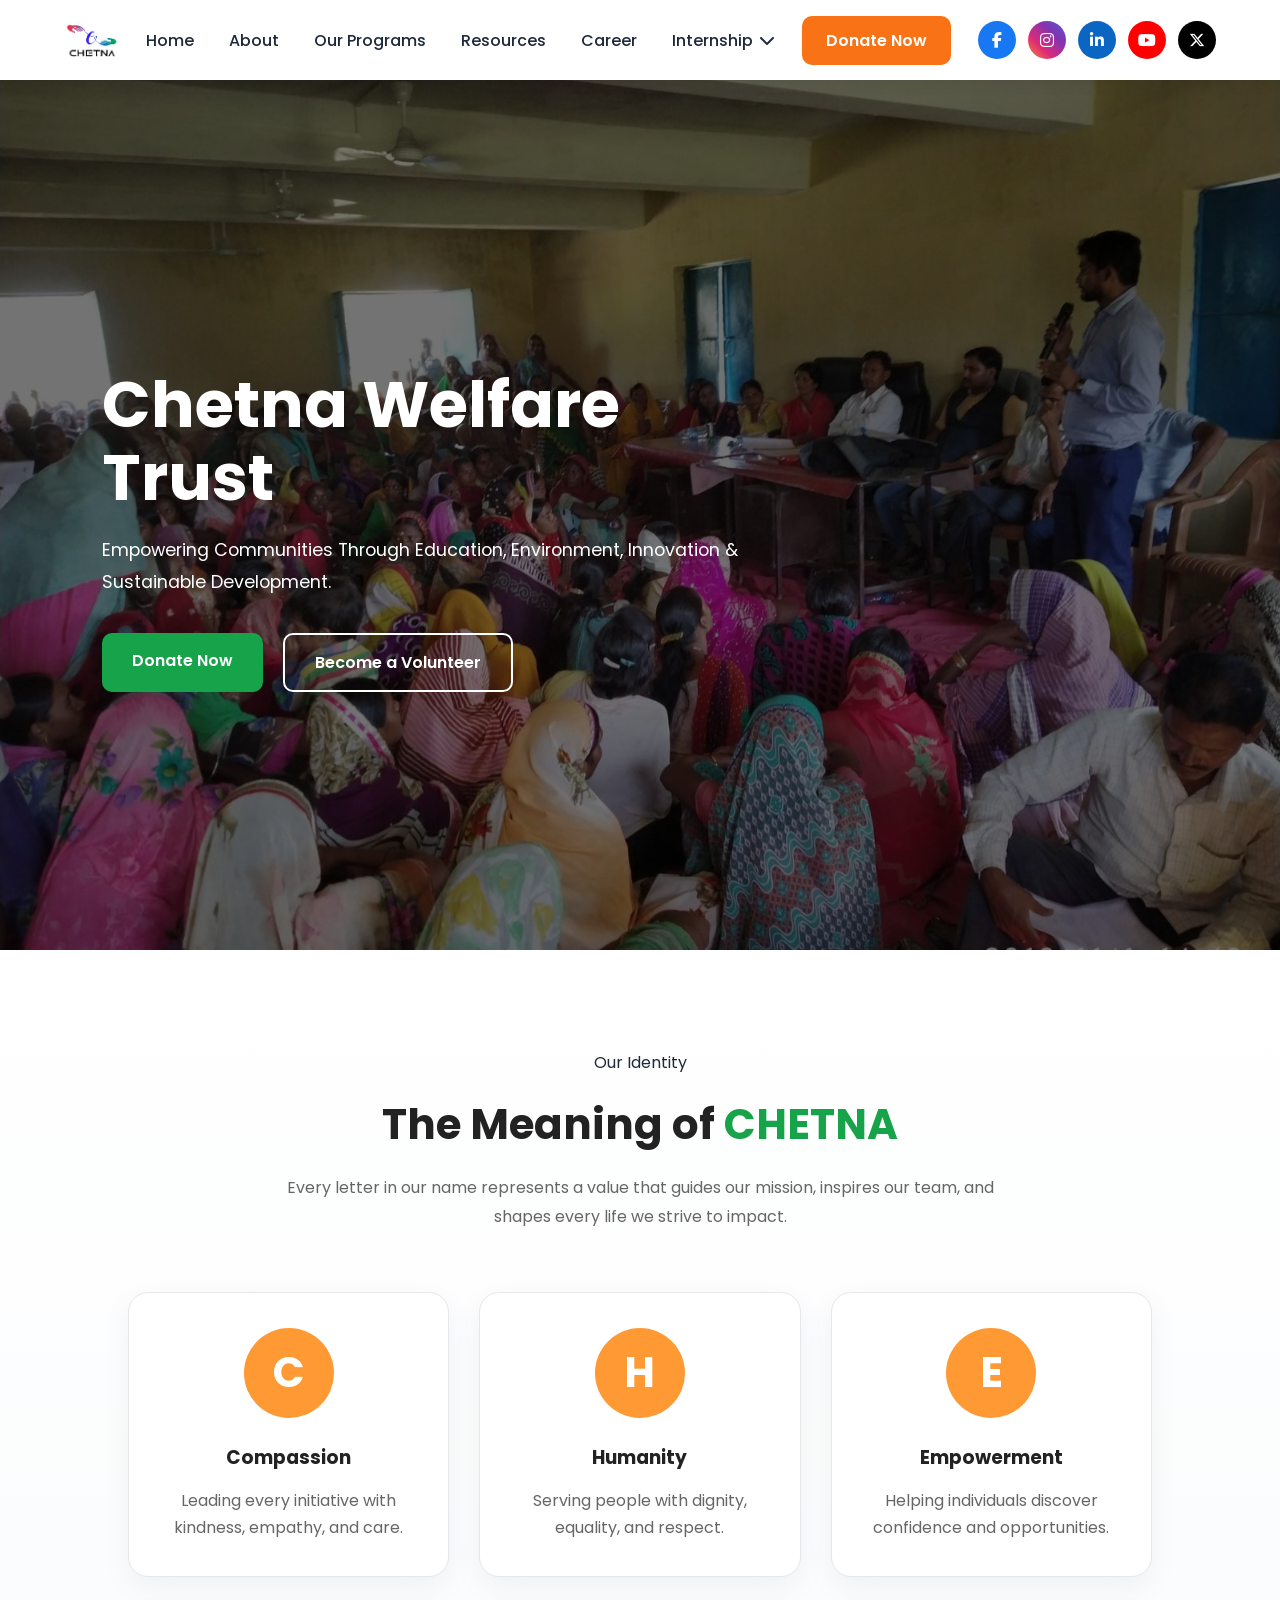
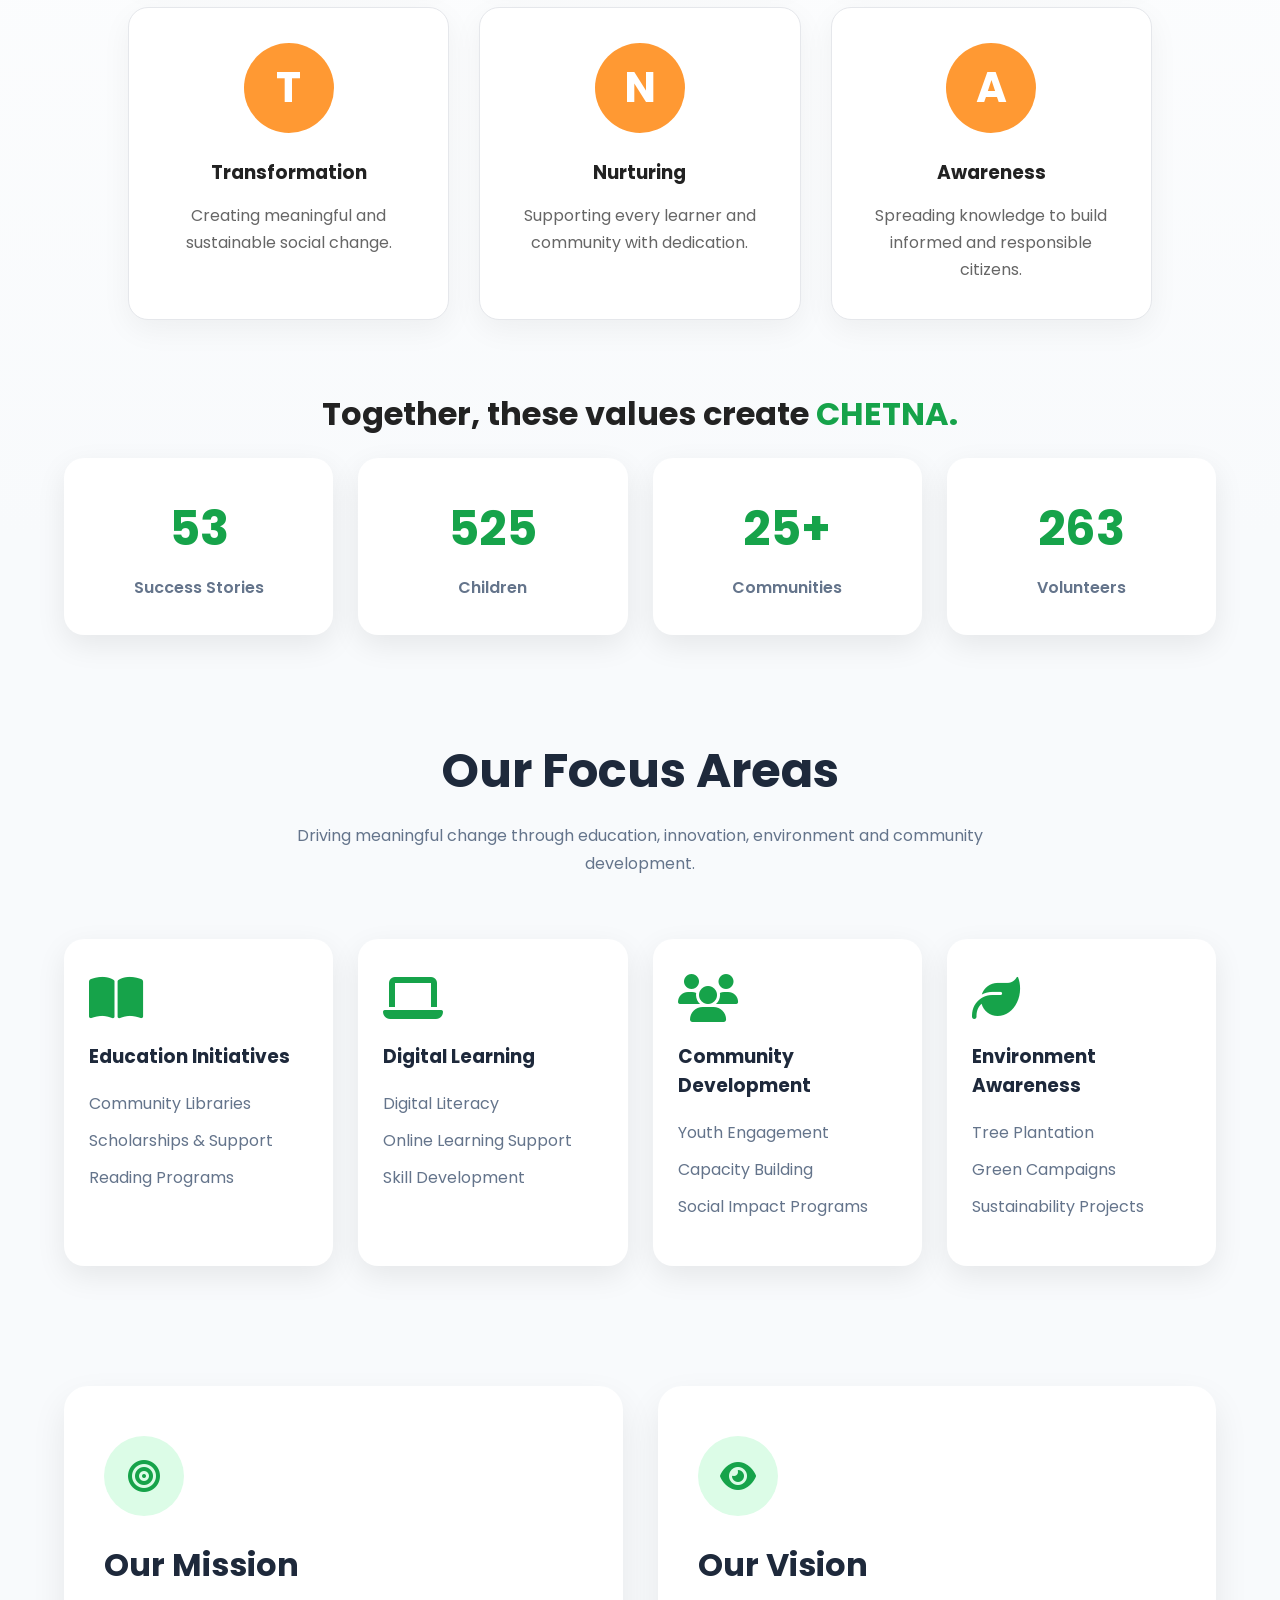
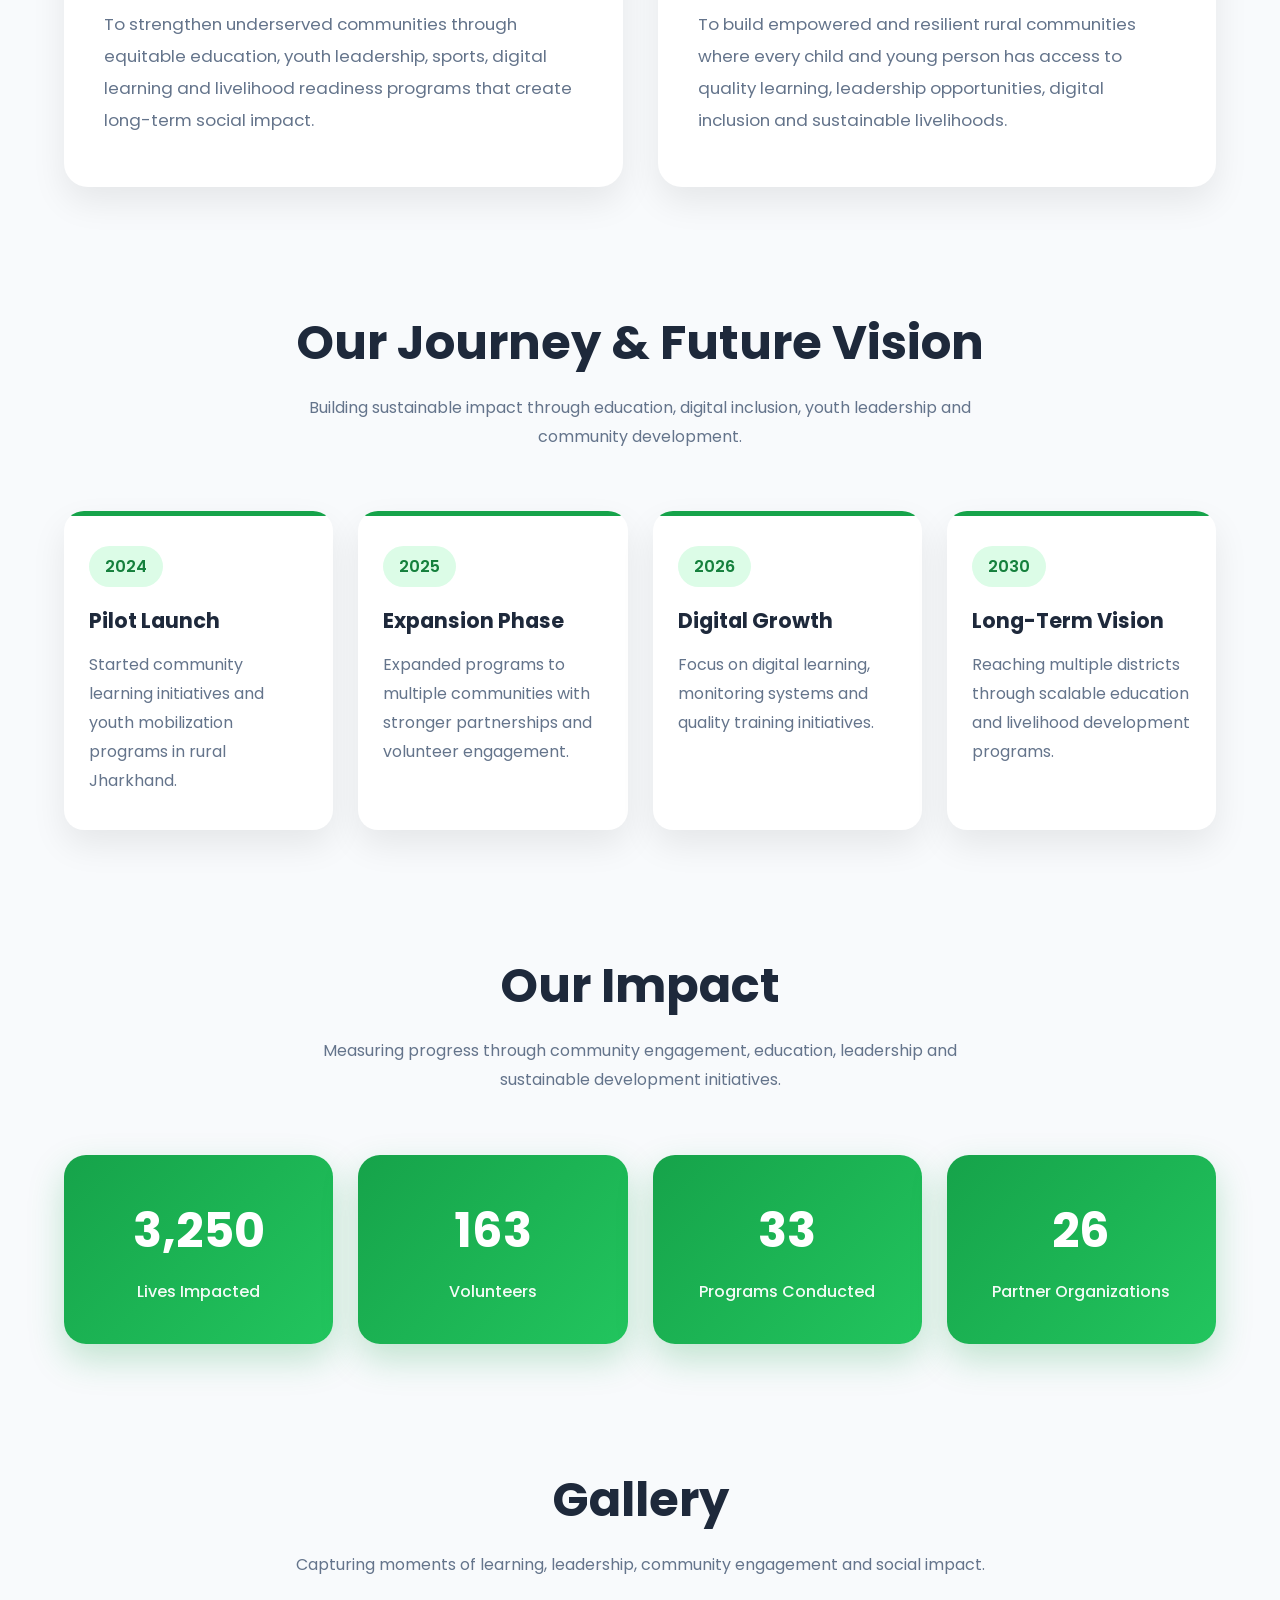
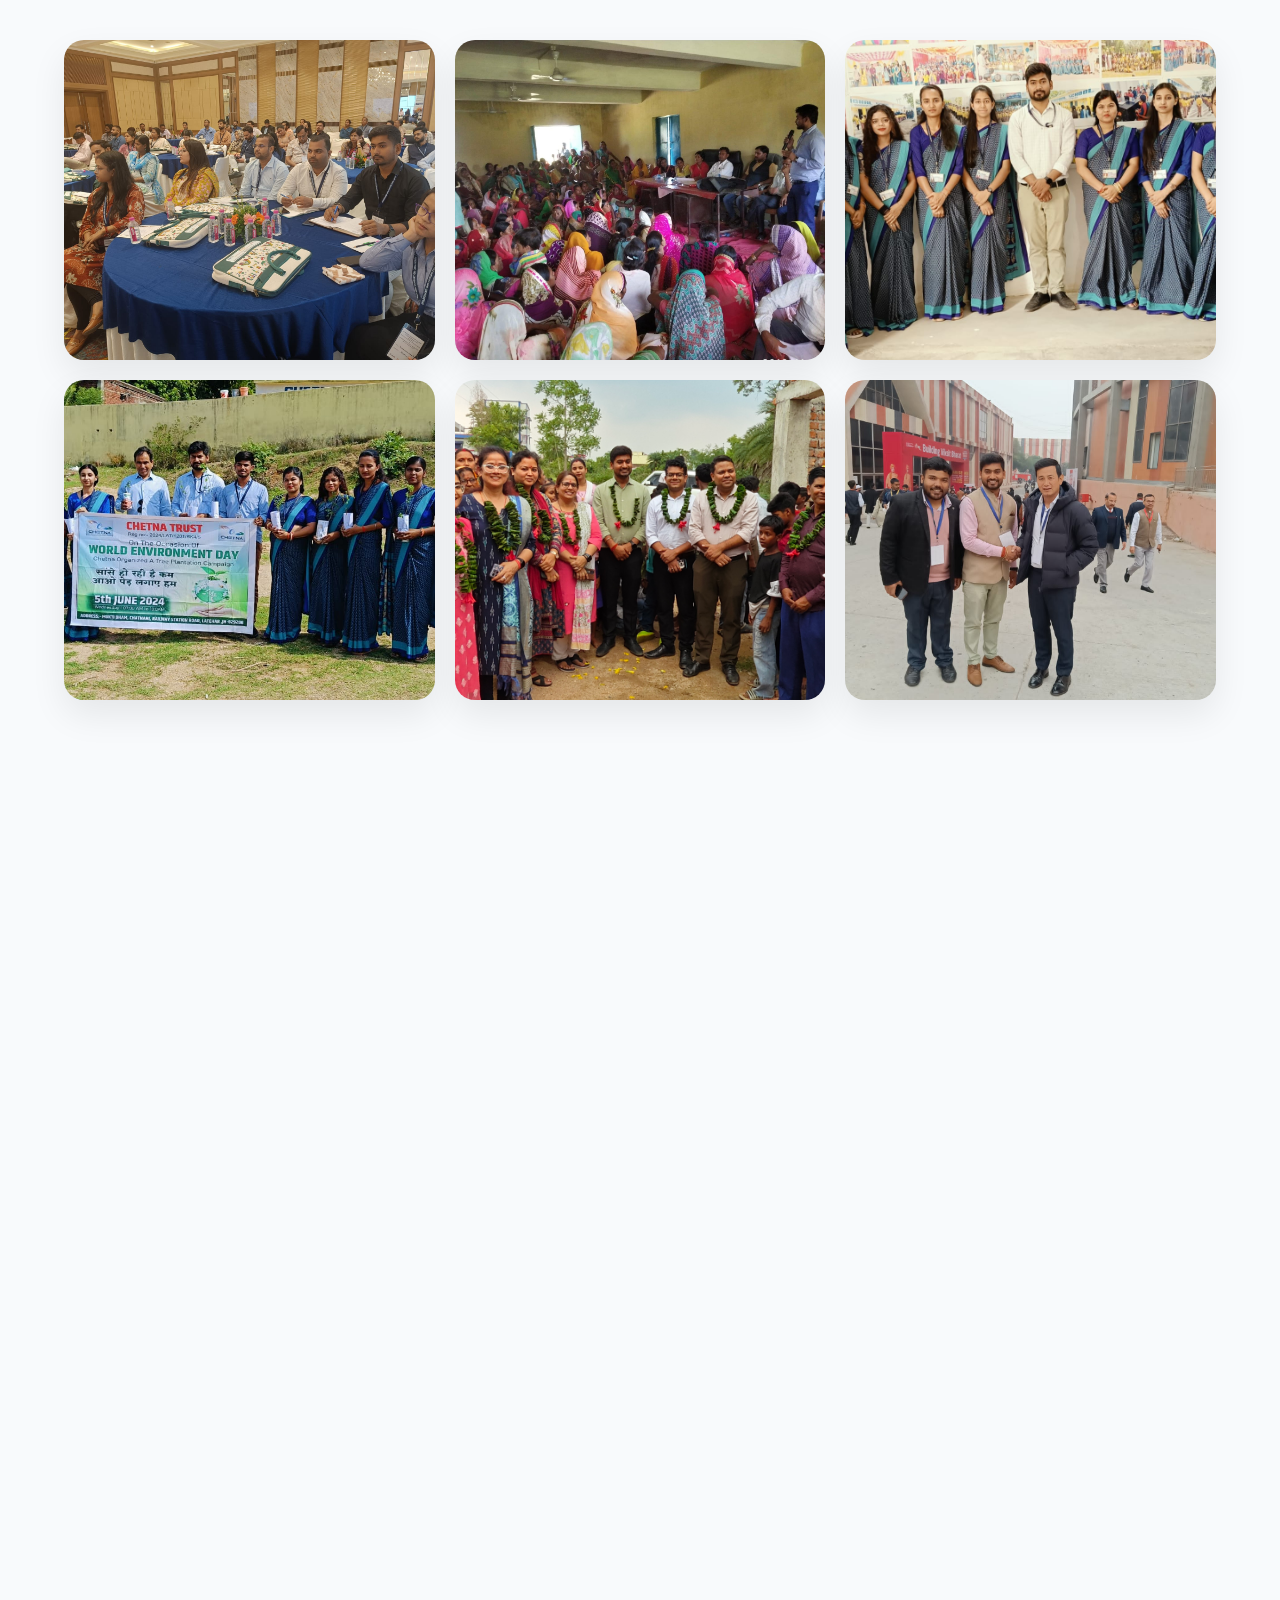
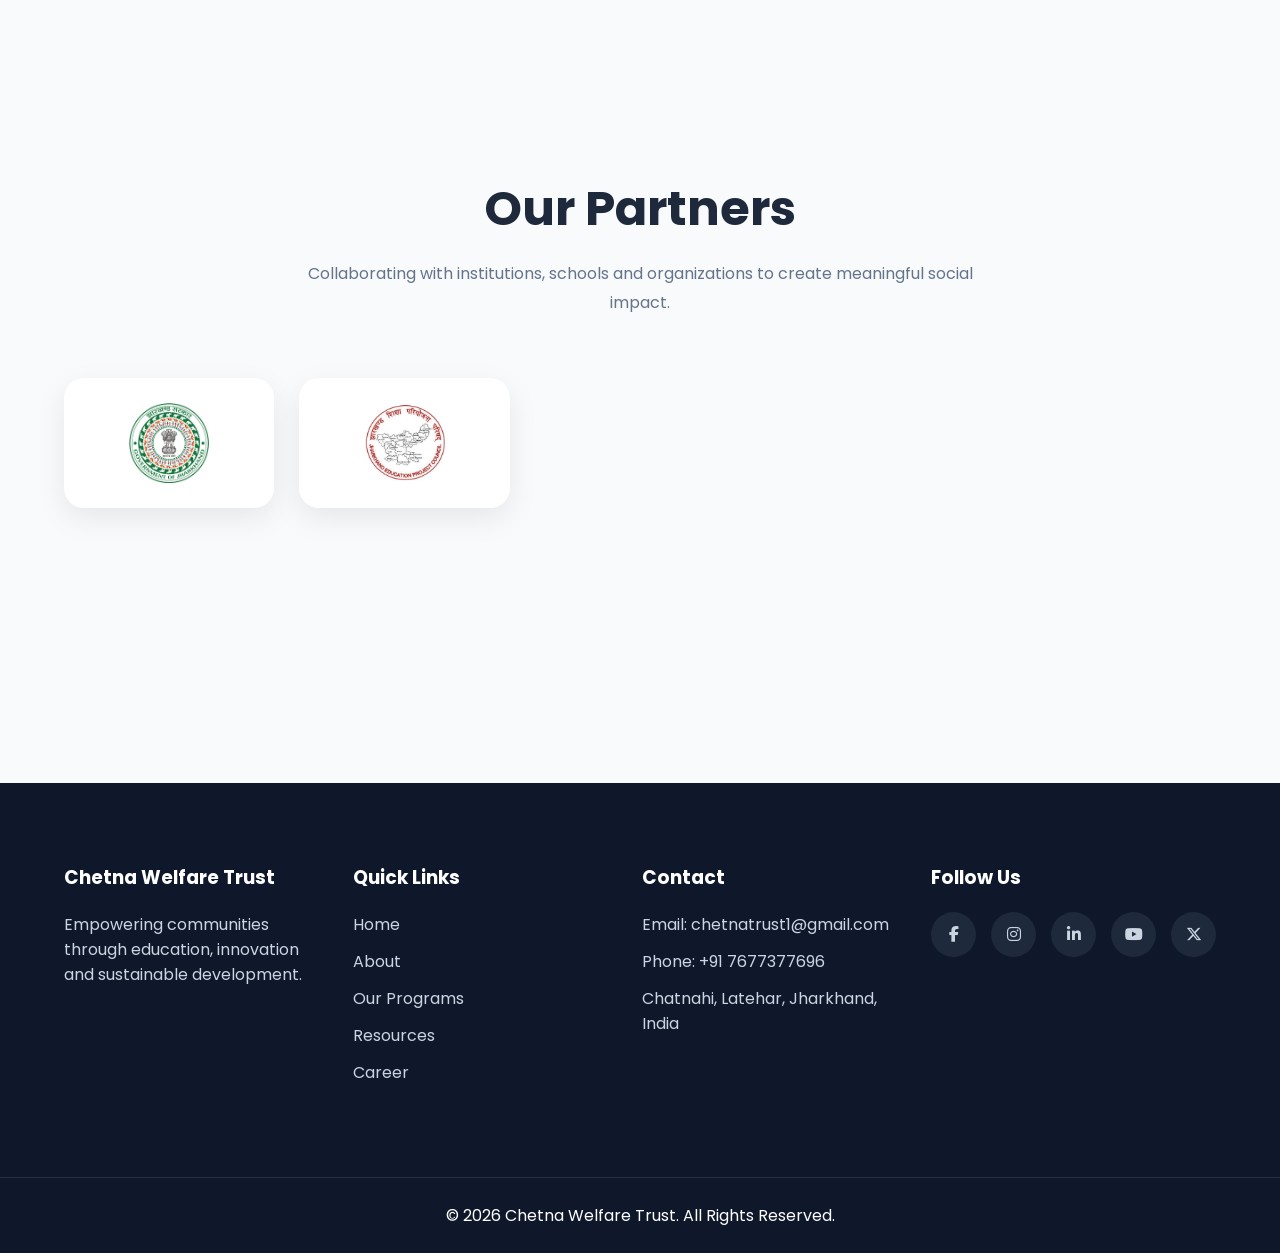
<file: index.html>
<!doctype html>
<html lang="en">
  <head>
    <title>
      Chetna Welfare Trust | Empowering Communities Through Education
    </title>

    <meta
      name="description"
      content="Chetna Welfare Trust is a non-profit organization dedicated to education, youth empowerment, community development, internships, and social impact initiatives across India."
    />

    <meta
      name="keywords"
      content="Chetna Welfare Trust, NGO, Education, Internship, Volunteer, Community Development, Social Welfare, Youth Empowerment, Certificate Verification, India"
    />

    <meta name="author" content="Chetna Welfare Trust" />

    <meta name="robots" content="index, follow" />

    <link rel="canonical" href="https://chetnawelfaretrust.org/" />

    <link rel="icon" href="assets/images/favicon.png" type="image/png" />
    <!-- Open Graph -->

    <meta property="og:type" content="website" />

    <meta property="og:site_name" content="Chetna Welfare Trust" />

    <meta
      property="og:title"
      content="Chetna Welfare Trust | Empowering Communities Through Education"
    />

    <meta
      property="og:description"
      content="Join Chetna Welfare Trust in empowering communities through education, youth leadership, internships, and social impact initiatives."
    />

    <meta property="og:url" content="https://chetnawelfaretrust.org/" />

    <meta
      property="og:image"
      content="https://chetnawelfaretrust.org/assets/images/og-image.jpg"
    />

    <meta property="og:image:width" content="1200" />

    <meta property="og:image:height" content="630" />

    <meta property="og:locale" content="en_IN" />
    <meta name="twitter:card" content="summary_large_image" />

    <meta name="twitter:title" content="Chetna Welfare Trust" />

    <meta
      name="twitter:description"
      content="Empowering Communities Through Education & Social Impact."
    />

    <meta
      name="twitter:image"
      content="https://chetnawelfaretrust.org/assets/images/og-image.jpg"
    />

    <meta name="twitter:site" content="@chetnatrust1" />

    <meta name="twitter:creator" content="@chetnatrust1" />

    <meta charset="UTF-8" />
    <meta name="viewport" content="width=device-width, initial-scale=1.0" />

    <link rel="stylesheet" href="css/style.css" />

    <link rel="preconnect" href="https://fonts.googleapis.com" />
    <link
      href="https://fonts.googleapis.com/css2?family=Poppins:wght@300;400;500;600;700&display=swap"
      rel="stylesheet"
    />

    <link
      rel="stylesheet"
      href="https://cdnjs.cloudflare.com/ajax/libs/font-awesome/6.7.2/css/all.min.css"
    />
    <link rel="icon" type="image/png" href="assets/images/favicon.png" />
    <script type="application/ld+json">
      {
        "@context": "https://schema.org",
        "@type": "NGO",
        "name": "Chetna Welfare Trust",
        "url": "https://chetnawelfaretrust.org",
        "logo": "https://chetnawelfaretrust.org/assets/images/logo.png",
        "image": "https://chetnawelfaretrust.org/assets/images/og-image.jpg",
        "description": "Chetna Welfare Trust is a non-profit organization dedicated to education, youth empowerment, internships, community development, and social impact initiatives.",
        "email": "chetnatrust1@gmail.com",
        "telephone": "+91-7677377696",
        "address": {
          "@type": "PostalAddress",
          "addressLocality": "Chatnahi",
          "addressRegion": "Jharkhand",
          "postalCode": "829206",
          "addressCountry": "IN"
        },
        "sameAs": [
          "https://www.facebook.com/profile.php?id=61560258104470",
          "https://www.instagram.com/chetnawelfaretrust/",
          "https://www.linkedin.com/company/chetna-welfare-trust/",
          "https://youtube.com/@chetnawelfaretrust",
          "https://x.com/chetnatrust1"
        ]
      }
    </script>
  </head>

  <body>
    <header>
      <nav class="navbar">
        <div class="logo">
          <img src="assets/images/logo.png" alt="Chetna Logo" />
        </div>
        <div class="menu-toggle">
          <i class="fas fa-bars"></i>
        </div>

        <ul class="nav-links">
          <li><a href="index.html">Home</a></li>
          <li><a href="about.html">About</a></li>
          <li><a href="programs.html">Our Programs</a></li>
          <li><a href="gallery.html">Resources</a></li>
          <li><a href="contact.html">Career</a></li>
          <li class="dropdown">
            <a href="#">
              Internship
              <i class="fas fa-chevron-down"></i>
            </a>

            <ul class="dropdown-menu">
              <li>
                <a href="apply.html"> Apply for Internship </a>
              </li>

              <li>
                <a href="intern.html"> Intern Portal </a>
              </li>

              <li>
                <a href="alumni.html"> Alumni </a>
              </li>

              <li>
                <a href="verify.html"> Verify Certificate </a>
              </li>
            </ul>
          </li>
          <li class="mobile-donate">
            <a href="donate.html">Donate Now</a>
          </li>
        </ul>
        <a href="donate.html" class="donate-btn"> Donate Now </a>
        <div class="navbar-social">
          <a
            href="https://www.facebook.com/profile.php?id=61560258104470&mibextid=ZbWKwL"
            target="_blank" class="facebook"
            ><i class="fab fa-facebook-f"></i
          ></a>

          <a
            href="https://www.instagram.com/chetnawelfaretrust?igsh=Z28xZHllMmFvMW11"
            target="_blank" class="instagram"
            ><i class="fab fa-instagram"></i
          ></a>

          <a
            href="https://www.linkedin.com/company/chetna-welfare-trust/"
            target="_blank" class="linkedin"
            ><i class="fab fa-linkedin-in"></i
          ></a>

          <a
            href="https://youtube.com/@chetnawelfaretrust?si=_4O9Bzo_yJqtddMz"
            target="_blank" class="youtube"
            ><i class="fab fa-youtube"></i
          ></a>

          <a
            href="https://x.com/chetnatrust1?t=NBhVARQ-8XeHVp4KHiUsDQ&s=09"
            target="_blank" class="twitter"
            ><i class="fa-brands fa-x-twitter"></i
          ></a>
        </div>
      </nav>
    </header>

    <section class="hero">
      <div class="hero-content">
        <h1>Chetna Welfare Trust</h1>

        <p>
          Empowering Communities Through Education, Environment, Innovation & Sustainable Development.
        </p>

        <div class="hero-buttons">
          <a href="donate.html" class="btn-primary"> Donate Now </a>

          <a href="contact.html" class="btn-secondary"> Become a Volunteer </a>
        </div>
      </div>
    </section>
    <section class="chetna-values">
      <div class="section-heading">
        <span class="section-tag">Our Identity</span>

        <h2>The Meaning of <span>CHETNA</span></h2>

        <p>
          Every letter in our name represents a value that guides our mission,
          inspires our team, and shapes every life we strive to impact.
        </p>
      </div>

      <div class="values-grid">
        <div class="value-card hidden">
          <div class="letter">C</div>
          <h3>Compassion</h3>
          <p>Leading every initiative with kindness, empathy, and care.</p>
        </div>

        <div class="value-card hidden">
          <div class="letter">H</div>
          <h3>Humanity</h3>
          <p>Serving people with dignity, equality, and respect.</p>
        </div>

        <div class="value-card hidden">
          <div class="letter">E</div>
          <h3>Empowerment</h3>
          <p>Helping individuals discover confidence and opportunities.</p>
        </div>

        <div class="value-card hidden">
          <div class="letter">T</div>
          <h3>Transformation</h3>
          <p>Creating meaningful and sustainable social change.</p>
        </div>

        <div class="value-card hidden">
          <div class="letter">N</div>
          <h3>Nurturing</h3>
          <p>Supporting every learner and community with dedication.</p>
        </div>

        <div class="value-card hidden">
          <div class="letter">A</div>
          <h3>Awareness</h3>
          <p>Spreading knowledge to build informed and responsible citizens.</p>
        </div>
      </div>

      <div class="chetna-footer">
        <h3>Together, these values create <span>CHETNA.</span></h3>
      </div>
    </section>
    <section class="stats hidden">
      <div class="stat-card">
        <h2 class="counter" data-target="100">0</h2>
        <p>Success Stories</p>
      </div>

      <div class="stat-card">
        <h2 class="counter" data-target="1000">0</h2>
        <p>Children</p>
      </div>

      <div class="stat-card">
        <h2 class="counter" data-target="25">0</h2>
        <p>Communities</p>
      </div>

      <div class="stat-card">
        <h2 class="counter" data-target="500">0</h2>
        <p>Volunteers</p>
      </div>
    </section>

    <section class="focus-areas hidden">
      <div class="section-title">
        <h2>Our Focus Areas</h2>
        <p>
          Driving meaningful change through education, innovation, environment
          and community development.
        </p>
      </div>

      <div class="focus-grid">
        <div class="focus-card s-c">
          <i class="fas fa-book-open"></i>
          <h3>Education Initiatives</h3>
          <ul>
            <li>Community Libraries</li>
            <li>Scholarships & Support</li>
            <li>Reading Programs</li>
          </ul>
        </div>

        <div class="focus-card s-c">
          <i class="fas fa-laptop"></i>
          <h3>Digital Learning</h3>
          <ul>
            <li>Digital Literacy</li>
            <li>Online Learning Support</li>
            <li>Skill Development</li>
          </ul>
        </div>

        <div class="focus-card s-c">
          <i class="fas fa-users"></i>
          <h3>Community Development</h3>
          <ul>
            <li>Youth Engagement</li>
            <li>Capacity Building</li>
            <li>Social Impact Programs</li>
          </ul>
        </div>

        <div class="focus-card s-c">
          <i class="fas fa-leaf"></i>
          <h3>Environment Awareness</h3>
          <ul>
            <li>Tree Plantation</li>
            <li>Green Campaigns</li>
            <li>Sustainability Projects</li>
          </ul>
        </div>
      </div>
    </section>
    <section class="mission-vision hidden">
      <div class="mission-card s-c">
        <div class="card-icon">
          <i class="fas fa-bullseye"></i>
        </div>

        <h2>Our Mission</h2>

        <p>
          To strengthen underserved communities through equitable education,
          youth leadership, sports, digital learning and livelihood readiness
          programs that create long-term social impact.
        </p>
      </div>

      <div class="mission-card s-c">
        <div class="card-icon">
          <i class="fas fa-eye"></i>
        </div>

        <h2>Our Vision</h2>

        <p>
          To build empowered and resilient rural communities where every child
          and young person has access to quality learning, leadership
          opportunities, digital inclusion and sustainable livelihoods.
        </p>
      </div>
    </section>

    <section class="journey hidden">
      <div class="section-title">
        <h2>Our Journey & Future Vision</h2>
        <p>
          Building sustainable impact through education, digital inclusion,
          youth leadership and community development.
        </p>
      </div>

      <div class="timeline">
        <div class="timeline-card s-c">
          <span>2024</span>
          <h3>Pilot Launch</h3>
          <p>
            Started community learning initiatives and youth mobilization
            programs in rural Jharkhand.
          </p>
        </div>

        <div class="timeline-card s-c">
          <span>2025</span>
          <h3>Expansion Phase</h3>
          <p>
            Expanded programs to multiple communities with stronger partnerships
            and volunteer engagement.
          </p>
        </div>

        <div class="timeline-card s-c">
          <span>2026</span>
          <h3>Digital Growth</h3>
          <p>
            Focus on digital learning, monitoring systems and quality training
            initiatives.
          </p>
        </div>

        <div class="timeline-card s-c">
          <span>2030</span>
          <h3>Long-Term Vision</h3>
          <p>
            Reaching multiple districts through scalable education and
            livelihood development programs.
          </p>
        </div>
      </div>
    </section>

    <section class="impact-section hidden">
      <div class="section-title">
        <h2>Our Impact</h2>
        <p>
          Measuring progress through community engagement, education, leadership
          and sustainable development initiatives.
        </p>
      </div>

      <div class="impact-grid">
        <div class="impact-card s-c">
          <h3 class="counter" data-target="10000">0</h3>
          <p>Lives Impacted</p>
        </div>

        <div class="impact-card s-c">
          <h3 class="counter" data-target="500">0</h3>
          <p>Volunteers</p>
        </div>

        <div class="impact-card s-c">
          <h3 class="counter" data-target="100">0</h3>
          <p>Programs Conducted</p>
        </div>

        <div class="impact-card s-c">
          <h3 class="counter" data-target="50">0</h3>
          <p>Partner Organizations</p>
        </div>
      </div>
    </section>

    <section class="gallery-section hidden">
      <div class="section-title">
        <h2>Gallery</h2>
        <p>
          Capturing moments of learning, leadership, community engagement and
          social impact.
        </p>
      </div>

      <div class="gallery-grid">
        <div class="gallery-item">
          <img src="assets/images/gallery1.jpeg" alt="" />
        </div>

        <div class="gallery-item">
          <img src="assets/images/gallery2.jpeg" alt="" />
        </div>

        <div class="gallery-item">
          <img src="assets/images/gallery3.jpeg" alt="" />
        </div>

        <div class="gallery-item">
          <img src="assets/images/gallery4.jpeg" alt="" />
        </div>

        <div class="gallery-item">
          <img src="assets/images/gallery-11.jpeg" alt="" />
        </div>

        <div class="gallery-item">
          <img src="assets/images/gallery6.jpeg" alt="" />
        </div>
      </div>
    </section>
    <section class="founder-section hidden">
      <div class="founder-image">
        <img src="assets/images/founder.jpg" alt="Aryan Garg" />
      </div>

      <div class="founder-content">
        <span class="founder-tag"> Founder </span>

        <h2>Aryan Garg</h2>

        <h4>Master in Physics & Master in Education</h4>

        <p>
          More involvement of youth would bring innovation and energy to the
          social sector. Through education, leadership and community engagement,
          we aim to create sustainable impact across rural communities.
        </p>
      </div>
    </section>

    <section class="partners-section hidden">
      <div class="section-title">
        <h2>Our Partners</h2>

        <p>
          Collaborating with institutions, schools and organizations to create
          meaningful social impact.
        </p>
      </div>

      <div class="partners-grid">
        <div class="partner-card s-c">
          <img src="assets/images/partner1.png" alt="" />
        </div>

        <div class="partner-card s-c">
          <img src="assets/images/partner2.png" alt="" />
        </div>

        <div class="partner-card s-c">
          <img src="assets/images/partner3.png" alt="" />
        </div>

        <div class="partner-card s-c">
          <img src="assets/images/partner4.png" alt="" />
        </div>

        <div class="partner-card s-c">
          <img src="assets/images/partner5.png" alt="" />
        </div>
        <div class="partner-card s-c">
          <img src="assets/images/partner6.png" alt="st xavier zoology" />
        </div>
        <div class="partner-card s-c">
          <img src="assets/images/partner7.png" alt="kct" />
        </div>
        <div class="partner-card s-c">
          <img src="assets/images/partner8.png" alt="st xavier" />
        </div>
      </div>
    </section>

    <footer>
      <div class="footer-container">
        <div class="footer-col">
          <h3>Chetna Welfare Trust</h3>

          <p>
            Empowering communities through education, innovation and sustainable
            development.
          </p>
        </div>

        <div class="footer-col">
          <h3>Quick Links</h3>

          <a href="index.html">Home</a>
          <a href="about.html">About</a>
          <a href="programs.html">Our Programs</a>
          <a href="gallery.html">Resources</a>
          <a href="contact.html">Career</a>
        </div>

        <div class="footer-col">
          <h3>Contact</h3>

          <p>Email: chetnatrust1@gmail.com</p>
          <p>Phone: +91 7677377696</p>

          <p>Chatnahi, Latehar, Jharkhand, India</p>
        </div>

        <div class="footer-col">
          <h3>Follow Us</h3>

          <div class="footer-social">
            <a
              href="https://www.facebook.com/profile.php?id=61560258104470&mibextid=ZbWKwL"
              target="_blank"
              ><i class="fab fa-facebook-f"></i
            ></a>

            <a
              href="https://www.instagram.com/chetnawelfaretrust?igsh=Z28xZHllMmFvMW11"
              target="_blank"
              ><i class="fab fa-instagram"></i
            ></a>

            <a
              href="https://www.linkedin.com/company/chetna-welfare-trust/"
              target="_blank"
              ><i class="fab fa-linkedin-in"></i
            ></a>

            <a
              href="https://youtube.com/@chetnawelfaretrust?si=_4O9Bzo_yJqtddMz"
              target="_blank"
              ><i class="fab fa-youtube"></i
            ></a>

            <a
              href="https://x.com/chetnatrust1?t=NBhVARQ-8XeHVp4KHiUsDQ&s=09"
              target="_blank"
              ><i class="fa-brands fa-x-twitter"></i
            ></a>
          </div>
        </div>
      </div>

      <div class="footer-bottom">
        © 2026 Chetna Welfare Trust. All Rights Reserved.
      </div>
    </footer>
    <script src="js/script.js"></script>
    <script src="js/animation.js"></script>
  </body>
</html>
</file>
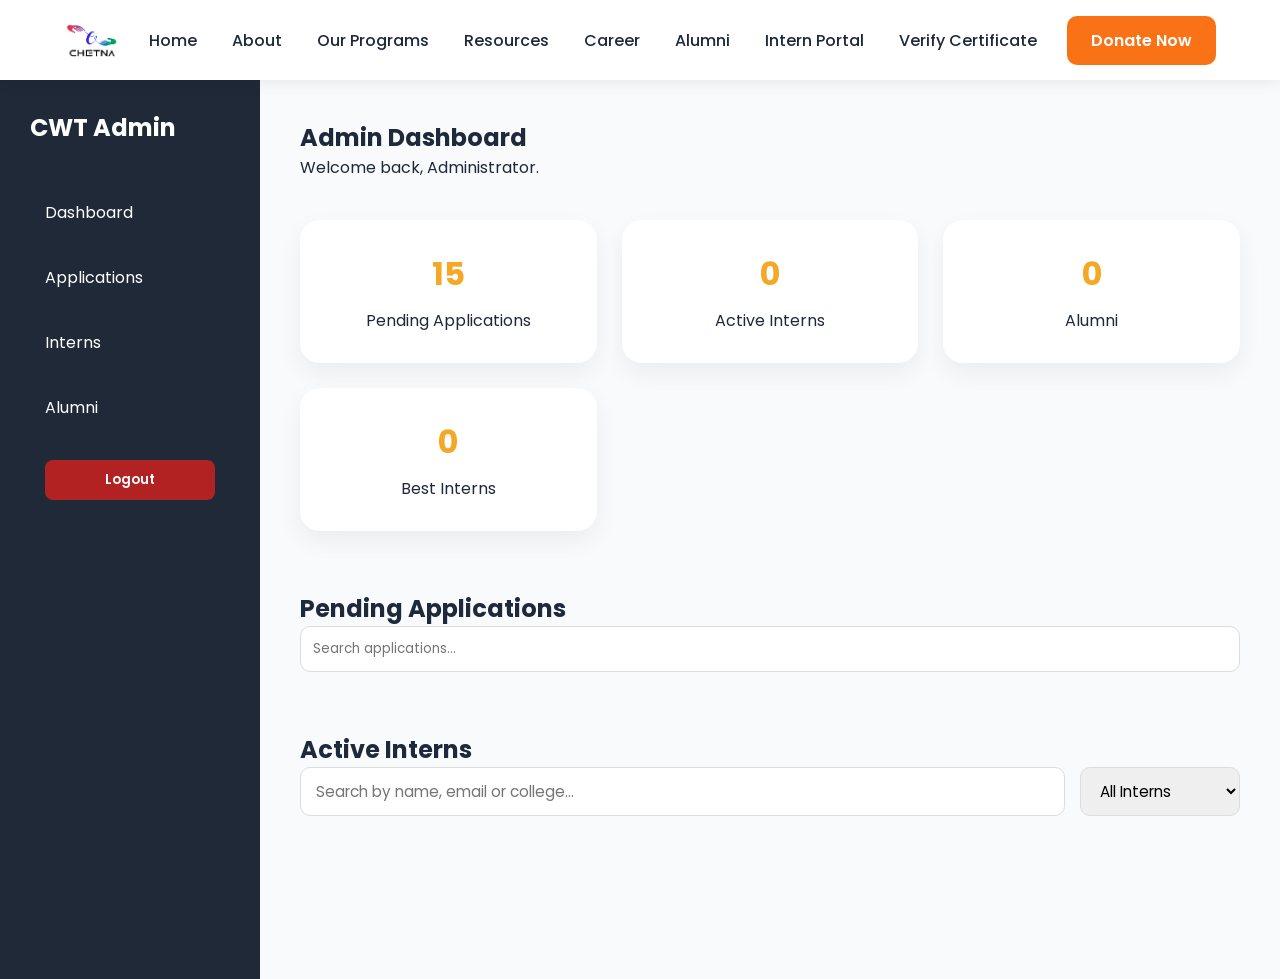
<file: admin.html>
<!doctype html>
<html lang="en">
  <head>
    <link
rel="icon"
type="image/png"
href="assets/images/favicon.png">
    <meta charset="UTF-8" />
    <meta name="viewport" content="width=device-width, initial-scale=1.0" />
    <title>Chetna Welfare Trust</title>

    <link rel="stylesheet" href="css/style.css" />
    <link rel="stylesheet" href="css/admin.css" />

    <link rel="preconnect" href="https://fonts.googleapis.com" />
    <link
      href="https://fonts.googleapis.com/css2?family=Poppins:wght@300;400;500;600;700&display=swap"
      rel="stylesheet"
    />

    <link
      rel="stylesheet"
      href="https://cdnjs.cloudflare.com/ajax/libs/font-awesome/6.7.2/css/all.min.css"
    />
  </head>

  <body id="top">
    <header>
      <nav class="navbar">
        <div class="logo">
          <img src="assets/images/logo.png" alt="Chetna Logo" />
        </div>
        <div class="menu-toggle">
          <i class="fas fa-bars"></i>
        </div>

        <ul class="nav-links">
          <li><a href="index.html">Home</a></li>
          <li><a href="about.html">About</a></li>
          <li><a href="programs.html">Our Programs</a></li>
          <li><a href="gallery.html">Resources</a></li>
          <li><a href="contact.html">Career</a></li>
          <li><a href="alumni.html">Alumni</a></li>
          <li><a href="intern.html">Intern Portal</a></li>
          <li>
            <a href="verify.html"> Verify Certificate </a>
          </li>
          <li class="mobile-donate">
            <a href="donate.html">Donate Now</a>
          </li>
        </ul>

        <a href="donate.html" class="donate-btn"> Donate Now </a>
      </nav>
    </header>
    <section class="admin-dashboard">
      <aside class="admin-sidebar">

  <!-- <h3>CWT Admin</h3> -->
</div>
        <h2>CWT Admin</h2>

        <ul>
          <li>
            <a href="#dashboard-section"> Dashboard </a>
          </li>

          <li>
            <a href="#applications-section"> Applications </a>
          </li>

          <li>
            <a href="#interns-section"> Interns </a>
          </li>

          <li>
            <a href="alumni.html"> Alumni </a>
          </li>

          <li>
            <button class="sidebar-logout-btn">
              Logout
            </button>
          </li>
        </ul>
      </aside>

      <!-- MAIN CONTENT -->

      <main class="admin-content">
        <!-- DASHBOARD -->

        <div class="dashboard-header">
          <h1>Admin Dashboard</h1>

          <p>Welcome back, Administrator.</p>
        </div>

        <div class="admin-stats">
          <div id="dashboard-section" class="admin-card s-c">
            <h2 id="pending-count">15</h2>

            <p>Pending Applications</p>
          </div>

          <div class="admin-card s-c">
            <h2 id="intern-count">0</h2>

            <p>Active Interns</p>
          </div>

          <div class="admin-card s-c">
            <h2>0</h2>

            <p>Alumni</p>
          </div>

          <div class="admin-card s-c">
            <h2 id="best-intern-count">0</h2>

            <p>Best Interns</p>
          </div>
        </div>

        <!-- APPLICATIONS -->

        <section
          id="applications-section"
          class="applications-section"
        >

          <h2>Pending Applications</h2>
          <div class="application-controls">

    <input
        type="text"
        id="search-application"
        placeholder="Search applications..."
    >

</div>

          <div id="applications-container">

          </div>

        </section>

        <!-- INTERNS -->

        <section id="interns-section" class="interns-section">

    <h2>Active Interns</h2>
    <div class="intern-controls">

    <input
        type="text"
        id="search-intern"
        placeholder="Search by name, email or college..."
    >

    <select id="status-filter">

        <option value="all">
            All Interns
        </option>

        <option value="active">
            Active
        </option>

        <option value="inactive">
            Inactive
        </option>

    </select>

</div>

    <div id="interns-container">

    </div>

</section>
      </main>
    </section>
    <div id="password-modal" class="password-modal">

    <div class="password-modal-content">

        <h3>
            Account Approved
        </h3>

        <p>
            Temporary Password
        </p>

        <div class="password-box">

            <span id="generated-password">
            </span>

            <button
                id="copy-password-btn"
            >
                Copy
            </button>

        </div>

        <button
            id="close-password-modal"
        >
            Close
        </button>

    </div>

</div>
<div id="confirm-modal" class="confirm-modal">

    <div class="confirm-modal-content">

        <div id="confirm-icon" class="confirm-icon">
            <i class="fas fa-circle-question"></i>
        </div>

        <h2 id="confirm-title">
            Confirmation
        </h2>

        <p id="confirm-message">
            Are you sure?
        </p>

        <div class="confirm-actions">

            <button
                id="cancel-action-btn"
                class="cancel-btn"
            >
                Cancel
            </button>

            <button
                id="confirm-action-btn"
                class="confirm-btn"
            >
                Confirm
            </button>

        </div>

    </div>

</div>
    <script src="js/script.js"></script>
    <script src="js/animation.js"></script>
    <script src="js/admin.js"></script>
  </body>
</html>
</file>
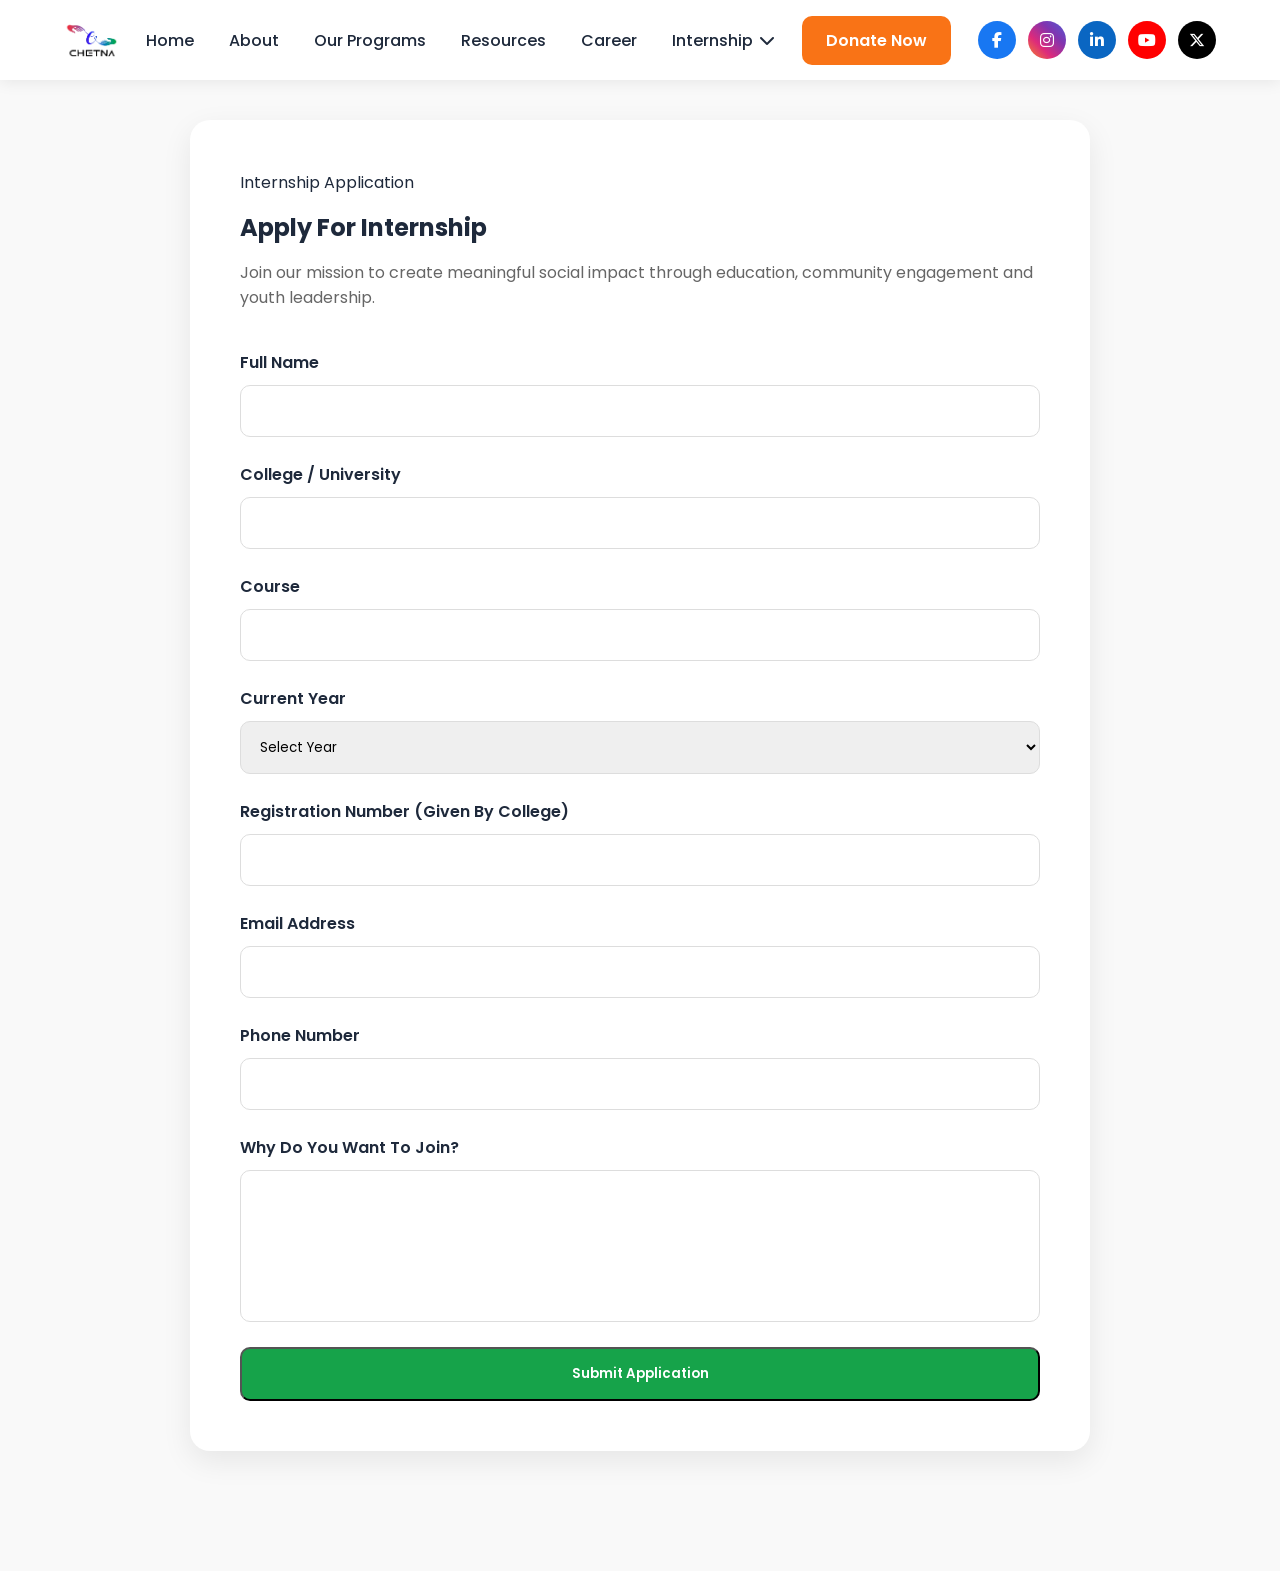
<file: apply.html>
<!doctype html>
<html lang="en">
  <head>
    <link rel="icon" type="image/png" href="assets/images/favicon.png" />
    <title>Apply for Internship | Chetna Welfare Trust</title>

    <meta
      name="description"
      content="Apply for the Chetna Welfare Trust Internship Program and contribute to meaningful community development initiatives."
    />

    <link rel="canonical" href="https://chetnawelfaretrust.org/apply.html" />
    <meta charset="UTF-8" />
    <meta name="viewport" content="width=device-width, initial-scale=1.0" />
    <meta
      property="og:title"
      content="Apply for Internship | Chetna Welfare Trust"
    />

    <meta
      property="og:url"
      content="https://chetnawelfaretrust.org/apply.html"
    />
    <link rel="stylesheet" href="css/style.css" />
    <link rel="stylesheet" href="css/apply.css" />

    <link rel="preconnect" href="https://fonts.googleapis.com" />
    <link
      href="https://fonts.googleapis.com/css2?family=Poppins:wght@300;400;500;600;700&display=swap"
      rel="stylesheet"
    />

    <link
      rel="stylesheet"
      href="https://cdnjs.cloudflare.com/ajax/libs/font-awesome/6.7.2/css/all.min.css"
    />
  </head>

  <body>
    <header>
      <nav class="navbar">
        <div class="logo">
          <img src="assets/images/logo.png" alt="Chetna Logo" />
        </div>
        <div class="menu-toggle">
          <i class="fas fa-bars"></i>
        </div>

        <ul class="nav-links">
          <li><a href="index.html">Home</a></li>
          <li><a href="about.html">About</a></li>
          <li><a href="programs.html">Our Programs</a></li>
          <li><a href="gallery.html">Resources</a></li>
          <li><a href="contact.html">Career</a></li>
          <li class="dropdown">
            <a href="#">
              Internship
              <i class="fas fa-chevron-down"></i>
            </a>

            <ul class="dropdown-menu">
              <li>
                <a href="apply.html"> Apply for Internship </a>
              </li>

              <li>
                <a href="intern.html"> Intern Portal </a>
              </li>

              <li>
                <a href="alumni.html"> Alumni </a>
              </li>

              <li>
                <a href="verify.html"> Verify Certificate </a>
              </li>
            </ul>
          </li>
          <li class="mobile-donate">
            <a href="donate.html">Donate Now</a>
          </li>
        </ul>
        <a href="donate.html" class="donate-btn"> Donate Now </a>
        <div class="navbar-social">
          <a
            href="https://www.facebook.com/profile.php?id=61560258104470&mibextid=ZbWKwL"
            target="_blank" class="facebook"
            ><i class="fab fa-facebook-f"></i
          ></a>

          <a
            href="https://www.instagram.com/chetnawelfaretrust?igsh=Z28xZHllMmFvMW11"
            target="_blank" class="instagram"
            ><i class="fab fa-instagram"></i
          ></a>

          <a
            href="https://www.linkedin.com/company/chetna-welfare-trust/"
            target="_blank" class="linkedin"
            ><i class="fab fa-linkedin-in"></i
          ></a>

          <a
            href="https://youtube.com/@chetnawelfaretrust?si=_4O9Bzo_yJqtddMz"
            target="_blank" class="youtube"
            ><i class="fab fa-youtube"></i
          ></a>

          <a
            href="https://x.com/chetnatrust1?t=NBhVARQ-8XeHVp4KHiUsDQ&s=09"
            target="_blank" class="twitter"
            ><i class="fa-brands fa-x-twitter"></i
          ></a>
        </div>
      </nav>
    </header>
    <section class="apply-hero">
      <div class="apply-container">
        <span class="section-tag"> Internship Application </span>

        <h1>Apply For Internship</h1>

        <p>
          Join our mission to create meaningful social impact through education,
          community engagement and youth leadership.
        </p>

        <form id="apply-form" class="apply-form">
          <div class="form-group">
            <label>Full Name</label>
            <input id="name" type="text" required />
          </div>

          <div class="form-group">
            <label>College / University</label>
            <input id="college" type="text" required />
          </div>

          <div class="form-group">
            <label>Course</label>
            <input id="course" type="text" required />
          </div>

          <div class="form-group">
            <label>Current Year</label>
            <select id="year" required>
              <option>Select Year</option>
              <option value="1">1st Year</option>
              <option value="2">2nd Year</option>
              <option value="3">3rd Year</option>
              <option value="4">4th Year</option>
            </select>
          </div>
          <div class="form-group">
            <label>Registration Number (Given By College)</label>
            <input id="regnum" type="text" required />
          </div>

          <div class="form-group">
            <label>Email Address</label>
            <input id="email" type="email" required />
          </div>

          <div class="form-group">
            <label>Phone Number</label>
            <input id="phone" type="tel" required />
          </div>

          <div class="form-group">
            <label>Why Do You Want To Join?</label>
            <textarea id="why_join" rows="6"></textarea>
          </div>
          <div id="apply-message" class="apply-message"></div>
          <button type="submit" class="btn-primary">Submit Application</button>
        </form>
      </div>
    </section>
    <script src="js/script.js"></script>
    <script src="js/animation.js"></script>
    <script src="js/apply.js"></script>
  </body>
</html>
</file>
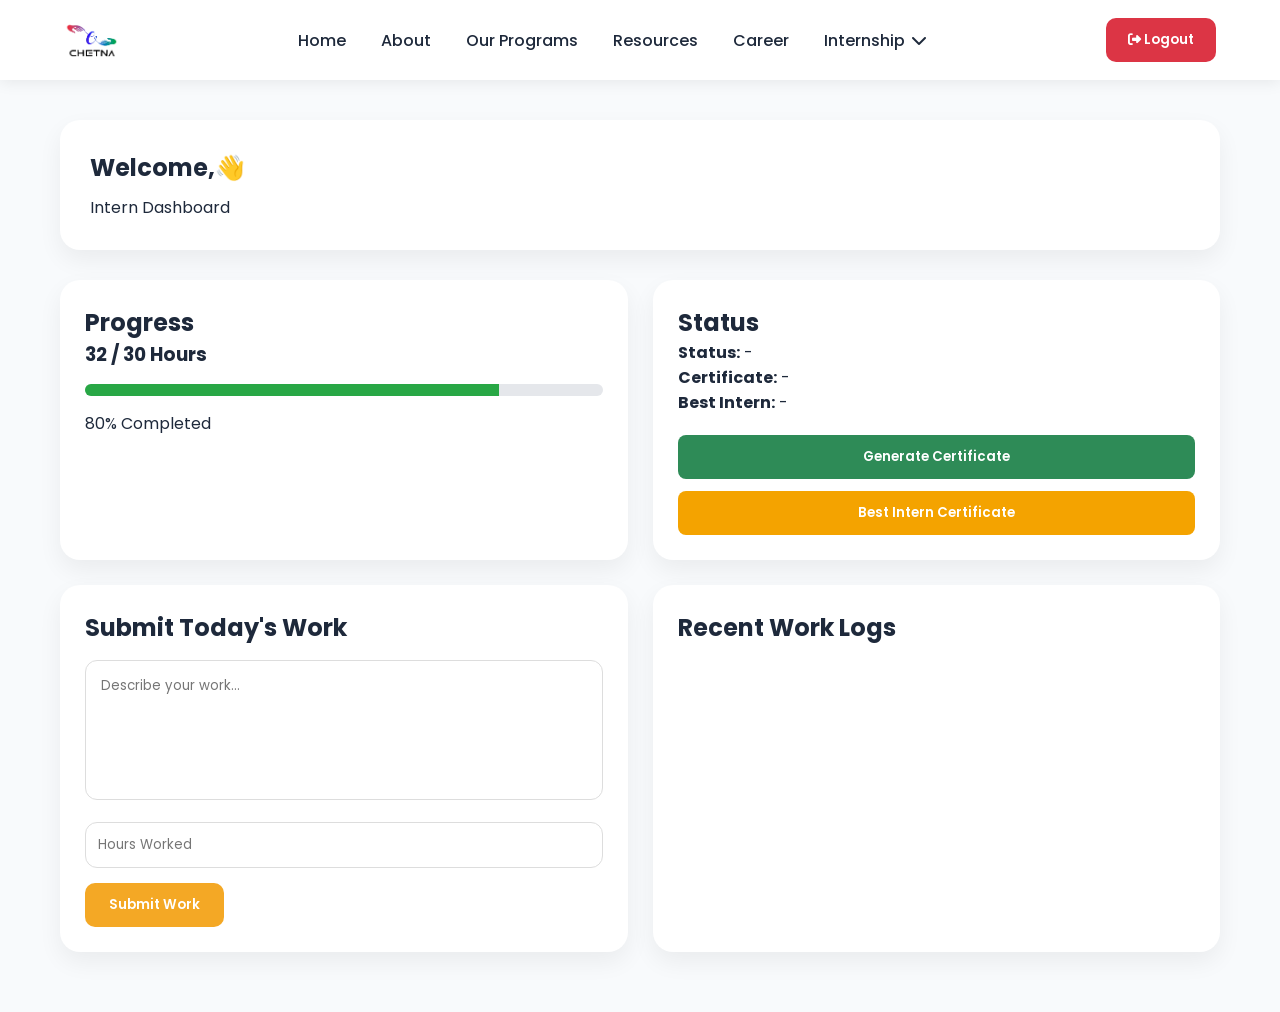
<file: intern_dash.html>
<!doctype html>
<html lang="en">
  <head>
    <meta charset="UTF-8" />
    <meta name="viewport" content="width=device-width, initial-scale=1.0" />
    <title>Chetna Welfare Trust</title>

    <link rel="stylesheet" href="css/style.css" />
    <link rel="stylesheet" href="css/intern_dash.css" />

    <link rel="preconnect" href="https://fonts.googleapis.com" />
    <link
      href="https://fonts.googleapis.com/css2?family=Poppins:wght@300;400;500;600;700&display=swap"
      rel="stylesheet"
    />

    <link
      rel="stylesheet"
      href="https://cdnjs.cloudflare.com/ajax/libs/font-awesome/6.7.2/css/all.min.css"
    />
    <link
rel="icon"
type="image/png"
href="assets/images/favicon.png">
  </head>

  <body>
    <header>
      <nav class="navbar">
        <div class="logo">
          <img src="assets/images/logo.png" alt="Chetna Logo" />
        </div>
        <div class="menu-toggle">
          <i class="fas fa-bars"></i>
        </div>

        <ul class="nav-links">
          <li><a href="index.html">Home</a></li>
          <li><a href="about.html">About</a></li>
          <li><a href="programs.html">Our Programs</a></li>
          <li><a href="gallery.html">Resources</a></li>
          <li><a href="contact.html">Career</a></li>
          <li class="dropdown">
            <a href="#">
              Internship
              <i class="fas fa-chevron-down"></i>
            </a>

            <ul class="dropdown-menu">
              <li>
                <a href="apply.html"> Apply for Internship </a>
              </li>

              <li>
                <a href="intern.html"> Intern Portal </a>
              </li>

              <li>
                <a href="alumni.html"> Alumni </a>
              </li>

              <li>
                <a href="verify.html"> Verify Certificate </a>
              </li>
            </ul>
          </li>
          <li class="mobile-logout">
    <button
        id="mobile-logout-btn"
        class="logout-btn mobile-logout-btn"
        type="button">
        <i class="fas fa-right-from-bracket"></i>
        Logout
    </button>
</li>
        </ul>
        <button
    class="logout-btn desktop-logout"
    id="logout-btn"
    type="button">

    <i class="fas fa-right-from-bracket"></i>
    Logout

</button>
      </nav>
    </header>
    <main class="intern-dashboard">
      <section class="dashboard-hero">
        <h1 id="intern-name">Welcome,👋</h1>
        <p>Intern Dashboard</p>
      </section>

      <section class="dashboard-grid">
        <!-- Progress -->

        <div class="dashboard-card">
          <h2>Progress</h2>

          <h3 id="hours-text">32 / 30 Hours</h3>

          <div class="progress-bar">
    <div
        id="progress-fill"
        class="progress-fill"
    ></div>
</div>

          <p id="progress-text">80% Completed</p>
        </div>

        <!-- Status -->

        <div class="dashboard-card">

  <h2>Status</h2>

 <p>
    <strong>Status:</strong>
    <span id="status-text">
        -
    </span>
</p>

<p>
    <strong>Certificate:</strong>
    <span id="certificate-status">
        -
    </span>
</p>

<p>
    <strong>Best Intern:</strong>
    <span id="best-intern-status">
        -
    </span>
</p>
<div id="certificate-message" class="certificate-message"></div>

  <div class="certificate-actions">

    <button class="certificate-btn">
      Generate Certificate
    </button>

    <button class="best-certificate-btn">
      Best Intern Certificate
    </button>

  </div>

</div>

      <!-- Submit Work -->

      <section class="dashboard-card work-card">
        <h2>Submit Today's Work</h2>

        <textarea id="work-description" placeholder="Describe your work..."></textarea>

        <input type="number" id="work-hours" placeholder="Hours Worked" />
        <div id="work-message" class="work-message"></div>
        <button class="submit-btn">Submit Work</button>
      </section>

      <!-- Recent Logs -->

      <section class="dashboard-card">

    <h2>
        Recent Work Logs
    </h2>

    <div id="logs-container">

    </div>

</section>
    </main>
    <div id="certificate-modal" class="modal">

  <div class="modal-content">

    <div class="modal-icon">
      <i class="fas fa-triangle-exclamation"></i>
    </div>

    <h2>Generate Certificate?</h2>

    <p>
      Once you generate your internship certificate, your internship will be
      marked as completed and your account will become inactive.
    </p>

    <p>
      You will not be able to log in again unless an administrator reactivates
      your account.
    </p>

    <h3>Do you want to continue?</h3>

    <div class="modal-buttons">

      <button id="cancel-certificate" class="cancel-btn">
        No, Cancel
      </button>

      <button id="confirm-certificate" class="confirm-btn">
        Yes, Generate Certificate
      </button>

    </div>

  </div>

</div>
  </body>
  <script src="js/script.js"></script>
  <script src="js/animation.js"></script>
  <script src="js/intern.js"></script>
</html>
</file>
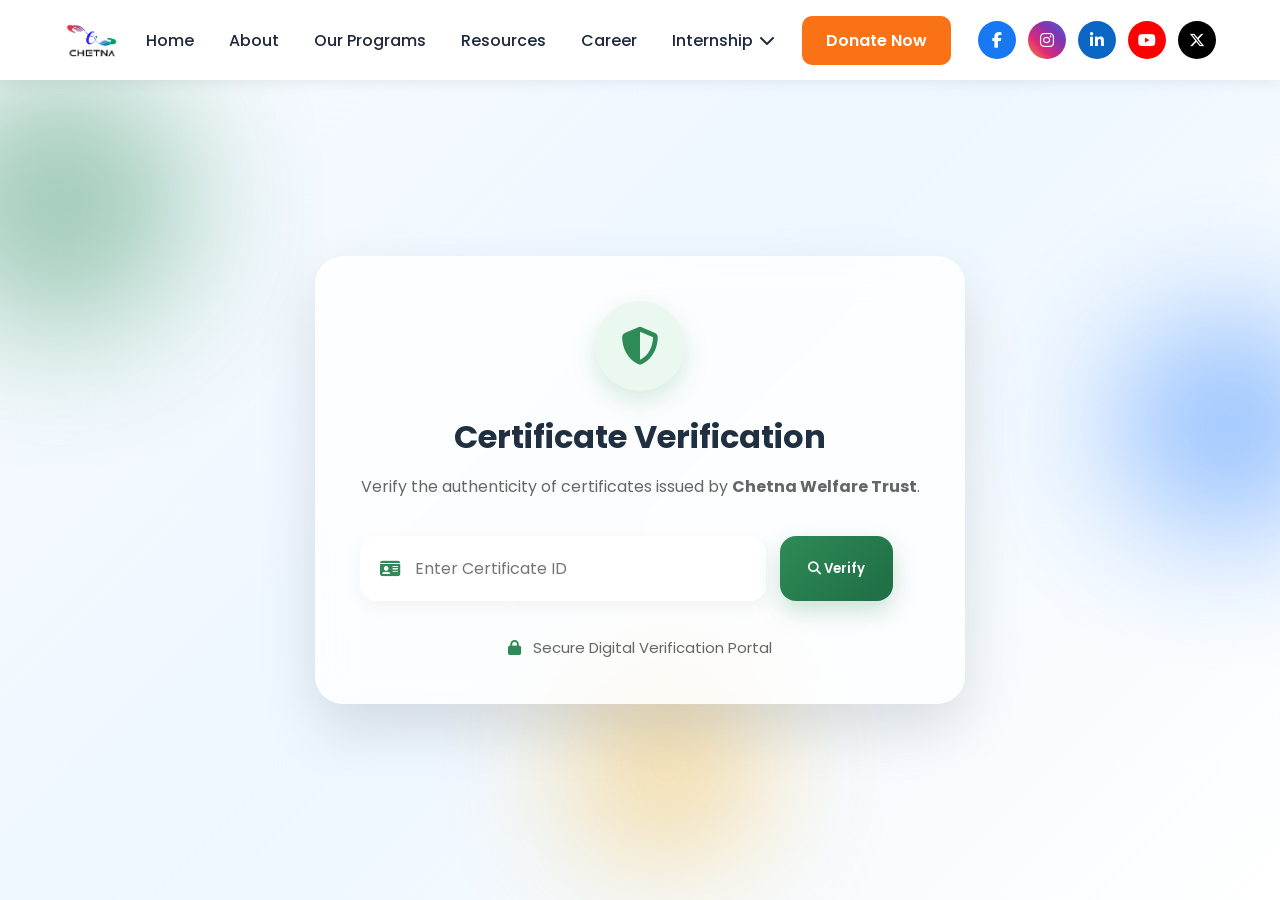
<file: verify.html>
<!doctype html>
<html lang="en">
  <head>
    <title>Verify Certificate | Chetna Welfare Trust</title>

    <meta
      name="description"
      content="Verify the authenticity of internship certificates issued by Chetna Welfare Trust using our secure online verification system."
    />

    <link rel="canonical" href="https://chetnawelfaretrust.org/verify.html" />
    <meta charset="UTF-8" />
    <meta name="viewport" content="width=device-width, initial-scale=1.0" />
    <meta
      property="og:title"
      content="Verify Certificate | Chetna Welfare Trust"
    />
    <link rel="icon" type="image/png" href="assets/images/favicon.png" />
    <meta
      property="og:url"
      content="https://chetnawelfaretrust.org/verify.html"
    />

    <link rel="stylesheet" href="css/style.css" />
    <link rel="stylesheet" href="css/verify.css" />

    <link rel="preconnect" href="https://fonts.googleapis.com" />
    <link
      href="https://fonts.googleapis.com/css2?family=Poppins:wght@300;400;500;600;700&display=swap"
      rel="stylesheet"
    />

    <link
      rel="stylesheet"
      href="https://cdnjs.cloudflare.com/ajax/libs/font-awesome/6.7.2/css/all.min.css"
    />
  </head>

  <body>
    <header>
      <nav class="navbar">
        <div class="logo">
          <img src="assets/images/logo.png" alt="Chetna Logo" />
        </div>
        <div class="menu-toggle">
          <i class="fas fa-bars"></i>
        </div>

        <ul class="nav-links">
          <li><a href="index.html">Home</a></li>
          <li><a href="about.html">About</a></li>
          <li><a href="programs.html">Our Programs</a></li>
          <li><a href="gallery.html">Resources</a></li>
          <li><a href="contact.html">Career</a></li>
          <li class="dropdown">
            <a href="#">
              Internship
              <i class="fas fa-chevron-down"></i>
            </a>

            <ul class="dropdown-menu">
              <li>
                <a href="apply.html"> Apply for Internship </a>
              </li>

              <li>
                <a href="intern.html"> Intern Portal </a>
              </li>

              <li>
                <a href="alumni.html"> Alumni </a>
              </li>

              <li>
                <a href="verify.html"> Verify Certificate </a>
              </li>
            </ul>
          </li>
          <li class="mobile-donate">
            <a href="donate.html">Donate Now</a>
          </li>
        </ul>
        <a href="donate.html" class="donate-btn"> Donate Now </a>
        <div class="navbar-social">
          <a
            href="https://www.facebook.com/profile.php?id=61560258104470&mibextid=ZbWKwL"
            target="_blank" class="facebook"
            ><i class="fab fa-facebook-f"></i
          ></a>

          <a
            href="https://www.instagram.com/chetnawelfaretrust?igsh=Z28xZHllMmFvMW11"
            target="_blank" class="instagram"
            ><i class="fab fa-instagram"></i
          ></a>

          <a
            href="https://www.linkedin.com/company/chetna-welfare-trust/"
            target="_blank" class="linkedin"
            ><i class="fab fa-linkedin-in"></i
          ></a>

          <a
            href="https://youtube.com/@chetnawelfaretrust?si=_4O9Bzo_yJqtddMz"
            target="_blank" class="youtube"
            ><i class="fab fa-youtube"></i
          ></a>

          <a
            href="https://x.com/chetnatrust1?t=NBhVARQ-8XeHVp4KHiUsDQ&s=09"
            target="_blank" class="twitter"
            ><i class="fa-brands fa-x-twitter"></i
          ></a>
        </div>
      </nav>
    </header>
    <section class="verify-section">

    <div class="bg-circle circle-1"></div>
    <div class="bg-circle circle-2"></div>
    <div class="bg-circle circle-3"></div>

    <div class="verify-card">

        <div class="verify-icon">
            <i class="fas fa-shield-alt"></i>
        </div>

        <h1>
            Certificate Verification
        </h1>

        <p class="verify-subtitle">
            Verify the authenticity of certificates issued by
            <strong>Chetna Welfare Trust</strong>.
        </p>

        <div class="verify-form">

            <div class="input-group">

                <i class="fas fa-id-card"></i>

                <input
                    id="certificate-number"
                    placeholder="Enter Certificate ID"
                >

            </div>

            <button id="verify-btn">

                <i class="fas fa-magnifying-glass"></i>

                Verify

            </button>

        </div>

        <div
            id="verification-result"
            class="verify-result"
        ></div>

        <div class="verify-footer">

            <i class="fas fa-lock"></i>

            Secure Digital Verification Portal

        </div>

    </div>

</section>
  </body>
  <script src="js/script.js"></script>
  <script src="js/animation.js"></script>
  <script src="js/verify.js"></script>
</html>
</file>
<file: css/style.css>
* {
  margin: 0;
  padding: 0;
  box-sizing: border-box;
  font-family: "Poppins", sans-serif;
}

html {
  scroll-behavior: smooth;
}

body {
  background: #f8fafc;
  color: #1e293b;
}

a {
  text-decoration: none;
}

ul {
  list-style: none;
}

header {
  width: 100%;
  position: fixed;
  top: 0;
  left: 0;
  z-index: 1000;
  background: #ffffff;
  box-shadow: 0 2px 15px rgba(0, 0, 0, 0.08);
}

.navbar {
  width: 90%;
  max-width: 1400px;
  margin: auto;
  height: 80px;
  display: flex;
  justify-content: space-between;
  align-items: center;
}

.logo img {
  height: 60px;
}

.nav-links {
  display: flex;
  gap: 35px;
}

.nav-links a {
  color: #1e293b;
  font-size: 1rem;
  font-weight: 500;
  transition: 0.3s;
}

.nav-links a:hover {
  color: #16a34a;
}

.donate-btn {
  background: #f97316;
  color: white;
  padding: 12px 24px;
  border-radius: 10px;
  font-weight: 600;
  transition: 0.3s;
}

.donate-btn:hover {
  background: #ea580c;
}

/* @media (max-width: 768px) {
  header {
    position: fixed;
    top: 0;
    left: 0;
    width: 100%;
    z-index: 9999;
    background: #fff;
  }

  .navbar {
    display: flex;
    flex-direction: column;
    align-items: center;
    gap: 15px;
    padding: 15px;
  }

  .logo img {
    max-width: 120px;
    height: auto;
  }

  .nav-links {
    display: flex;
    flex-wrap: wrap;
    justify-content: center;
    gap: 10px;
  }

  .nav-links a {
    font-size: 14px;
  }

  .donate-btn {
    margin-top: 5px;
  }
} */
.hero {
  min-height: 100vh;
  background:
    linear-gradient(rgba(0, 0, 0, 0.55), rgba(0, 0, 0, 0.55)),
    url("../assets/images/hero.jpeg");
  background-size: cover;
  background-position: center;
  display: flex;
  align-items: center;
  margin-top: 50px;
  padding: 120px 8%;
}

.hero-content {
  max-width: 700px;
  color: white;
}

.hero-content h1 {
  font-size: 4rem;
  line-height: 1.15;
  margin-bottom: 20px;
  font-weight: 700;
}

.hero-content p {
  font-size: 1.1rem;
  line-height: 1.8;
  margin-bottom: 35px;
}

.hero-buttons {
  display: flex;
  gap: 20px;
  flex-wrap: wrap;
}

.hero,
.about-hero,
.programs-hero,
.gallery-hero,
.contact-hero,
.donate-hero {
  padding-top: 180px !important;
}

.btn-primary {
  background: #16a34a;
  color: white;
  padding: 15px 30px;
  border-radius: 10px;
  font-weight: 600;
  transition: 0.3s;
}

.btn-primary:hover {
  background: #15803d;
}

.btn-secondary {
  border: 2px solid white;
  color: white;
  padding: 15px 30px;
  border-radius: 10px;
  font-weight: 600;
  transition: 0.3s;
}

.btn-secondary:hover {
  background: white;
  color: #111827;
}

.stats {
  width: 90%;
  max-width: 1300px;
  margin: -80px auto 100px;
  display: grid;
  grid-template-columns: repeat(4, 1fr);
  gap: 25px;
}

.stat-card {
  background: white;
  padding: 35px;
  text-align: center;
  border-radius: 20px;
  box-shadow: 0 10px 30px rgba(0, 0, 0, 0.08);
}

.stat-card h2 {
  color: #16a34a;
  font-size: 3rem;
  margin-bottom: 10px;
}

.stat-card p {
  color: #64748b;
  font-weight: 600;
}

@media (max-width: 992px) {
  .hero-content h1 {
    font-size: 3rem;
  }

  .stats {
    grid-template-columns: repeat(2, 1fr);
  }
}

/* @media (max-width: 768px) {
  .navbar {
    flex-direction: column;
    height: auto;
    padding: 20px 0;
    gap: 20px;
  }

  .nav-links {
    flex-wrap: wrap;
    justify-content: center;
    gap: 15px;
  }

  .hero {
    text-align: center;
  }

  .hero-buttons {
    justify-content: center;
  }

  .hero-content h1 {
    font-size: 2.3rem;
  }

  .stats {
    grid-template-columns: 1fr;
  }
} */
.focus-areas {
  width: 90%;
  max-width: 1300px;
  margin: 100px auto;
}

.section-title {
  text-align: center;
  margin-bottom: 60px;
}

.section-title h2 {
  font-size: 3rem;
  color: #1e293b;
  margin-bottom: 15px;
}

.section-title p {
  color: #64748b;
  max-width: 700px;
  margin: auto;
  line-height: 1.8;
}

.focus-grid {
  display: grid;
  grid-template-columns: repeat(4, 1fr);
  gap: 25px;
}

.focus-card {
  background: white;
  padding: 35px 25px;
  border-radius: 20px;
  box-shadow: 0 10px 30px rgba(0, 0, 0, 0.08);
  transition: 0.3s;
}

.focus-card:hover {
  transform: translateY(-8px);
}

.focus-card i {
  font-size: 3rem;
  color: #16a34a;
  margin-bottom: 20px;
}

.focus-card h3 {
  margin-bottom: 20px;
  color: #1e293b;
}

.focus-card ul li {
  margin-bottom: 12px;
  color: #64748b;
}

@media (max-width: 992px) {
  .focus-grid {
    grid-template-columns: repeat(2, 1fr);
  }
}

@media (max-width: 768px) {
  .section-title h2 {
    font-size: 2.2rem;
  }

  .focus-grid {
    grid-template-columns: 1fr;
  }
}

.mission-vision {
  width: 90%;
  max-width: 1300px;
  margin: 120px auto;
  display: grid;
  grid-template-columns: repeat(2, 1fr);
  gap: 35px;
}

.mission-card {
  background: white;
  padding: 50px 40px;
  border-radius: 24px;
  box-shadow: 0 15px 35px rgba(0, 0, 0, 0.08);
  transition: 0.3s;
}

.mission-card:hover {
  transform: translateY(-10px);
}

.card-icon {
  width: 80px;
  height: 80px;
  border-radius: 50%;
  background: #dcfce7;
  display: flex;
  align-items: center;
  justify-content: center;
  margin-bottom: 25px;
}

.card-icon i {
  font-size: 2rem;
  color: #16a34a;
}

.mission-card h2 {
  font-size: 2rem;
  color: #1e293b;
  margin-bottom: 20px;
}

.mission-card p {
  color: #64748b;
  line-height: 1.9;
  font-size: 1.05rem;
}
@media (max-width: 768px) {
  .mission-vision {
    grid-template-columns: 1fr;
  }

  .mission-card {
    padding: 35px 25px;
  }
}
.journey {
  width: 90%;
  max-width: 1300px;
  margin: 120px auto;
}

.timeline {
  display: grid;
  grid-template-columns: repeat(4, 1fr);
  gap: 25px;
  margin-top: 60px;
}

.timeline-card {
  background: white;
  padding: 35px 25px;
  border-radius: 20px;
  box-shadow: 0 15px 35px rgba(0, 0, 0, 0.08);
  transition: 0.3s;
  position: relative;
  overflow: hidden;
}

.timeline-card::before {
  content: "";
  position: absolute;
  top: 0;
  left: 0;
  width: 100%;
  height: 5px;
  background: #16a34a;
}

.timeline-card:hover {
  transform: translateY(-8px);
}

.timeline-card span {
  display: inline-block;
  background: #dcfce7;
  color: #15803d;
  padding: 8px 16px;
  border-radius: 30px;
  font-weight: 600;
  margin-bottom: 18px;
}

.timeline-card h3 {
  color: #1e293b;
  margin-bottom: 15px;
  font-size: 1.3rem;
}

.timeline-card p {
  color: #64748b;
  line-height: 1.8;
}
@media (max-width: 992px) {
  .timeline {
    grid-template-columns: repeat(2, 1fr);
  }
}

@media (max-width: 768px) {
  .timeline {
    grid-template-columns: 1fr;
  }
}
.impact-section {
  width: 90%;
  max-width: 1300px;
  margin: 120px auto;
}

.impact-grid {
  display: grid;
  grid-template-columns: repeat(4, 1fr);
  gap: 25px;
  margin-top: 60px;
}

.impact-card {
  background: linear-gradient(135deg, #16a34a, #22c55e);
  color: white;
  padding: 40px 25px;
  border-radius: 22px;
  text-align: center;
  box-shadow: 0 15px 35px rgba(22, 163, 74, 0.25);
  transition: 0.3s;
}

.impact-card:hover {
  transform: translateY(-10px);
}

.impact-card h3 {
  font-size: 3rem;
  margin-bottom: 12px;
  font-weight: 700;
}

.impact-card p {
  font-size: 1rem;
  font-weight: 500;
  opacity: 0.95;
}
@media (max-width: 992px) {
  .impact-grid {
    grid-template-columns: repeat(2, 1fr);
  }
}

@media (max-width: 768px) {
  .impact-grid {
    grid-template-columns: 1fr;
  }

  .impact-card h3 {
    font-size: 2.4rem;
  }
}
.gallery-section {
  width: 90%;
  max-width: 1300px;
  margin: 120px auto;
}

.gallery-grid {
  display: grid;
  grid-template-columns: repeat(3, 1fr);
  gap: 20px;
  margin-top: 60px;
}

.gallery-item {
  overflow: hidden;
  border-radius: 20px;
  box-shadow: 0 15px 35px rgba(0, 0, 0, 0.08);
}

.gallery-item img {
  width: 100%;
  height: 320px;
  object-fit: cover;
  display: block;
  transition: 0.5s;
}

.gallery-item:hover img {
  transform: scale(1.08);
}
@media (max-width: 992px) {
  .gallery-grid {
    grid-template-columns: repeat(2, 1fr);
  }
}

@media (max-width: 768px) {
  .gallery-grid {
    grid-template-columns: 1fr;
  }

  .gallery-item img {
    height: 260px;
  }
}
.founder-section {
  width: 90%;
  max-width: 1300px;
  margin: 120px auto;
  display: grid;
  grid-template-columns: 1fr 1fr;
  gap: 50px;
  align-items: center;
}

.founder-image img {
  width: 100%;
  border-radius: 24px;
  box-shadow: 0 15px 35px rgba(0, 0, 0, 0.08);
}

.founder-tag {
  display: inline-block;
  padding: 10px 20px;
  background: #dcfce7;
  color: #15803d;
  border-radius: 30px;
  font-weight: 600;
  margin-bottom: 20px;
}

.founder-content h2 {
  font-size: 3rem;
  color: #1e293b;
  margin-bottom: 10px;
}

.founder-content h4 {
  color: #16a34a;
  margin-bottom: 25px;
}

.founder-content p {
  color: #64748b;
  line-height: 1.9;
}

.partners-section {
  width: 90%;
  max-width: 1300px;
  margin: 120px auto;
}

.partners-grid {
  display: grid;
  grid-template-columns: repeat(5, 1fr);
  gap: 25px;
  margin-top: 60px;
}

.partner-card {
  background: white;
  border-radius: 20px;
  padding: 25px;
  display: flex;
  align-items: center;
  justify-content: center;
  box-shadow: 0 10px 30px rgba(0, 0, 0, 0.08);
}

.partner-card img {
  width: 100%;
  max-height: 80px;
  object-fit: contain;
}

footer {
  background: #0f172a;
  color: white;
  margin-top: 120px;
}

.footer-container {
  width: 90%;
  max-width: 1300px;
  margin: auto;
  padding: 80px 0;
  display: grid;
  grid-template-columns: repeat(4, 1fr);
  gap: 40px;
}

.footer-col h3 {
  margin-bottom: 20px;
}

.footer-col p,
.footer-col a {
  color: #cbd5e1;
  display: block;
  margin-bottom: 12px;
}

.footer-social {
  display: flex;
  gap: 15px;
}

.footer-social a {
  width: 45px;
  height: 45px;
  border-radius: 50%;
  background: #1e293b;
  display: flex;
  align-items: center;
  justify-content: center;
}

.footer-bottom {
  text-align: center;
  padding: 25px;
  border-top: 1px solid rgba(255, 255, 255, 0.1);
}

@media (max-width: 992px) {
  .founder-section {
    grid-template-columns: 1fr;
  }

  .partners-grid {
    grid-template-columns: repeat(2, 1fr);
  }

  .footer-container {
    grid-template-columns: repeat(2, 1fr);
  }
}

@media (max-width: 768px) {
  .partners-grid {
    grid-template-columns: 1fr;
  }

  .footer-container {
    grid-template-columns: 1fr;
  }

  .founder-content h2 {
    font-size: 2.2rem;
  }
}
/* =========================
   HAMBURGER MENU
========================= */

.menu-toggle {
  display: none;
  font-size: 28px;
  cursor: pointer;
} 

@media (max-width: 768px) {
  .navbar {
    display: flex;
    justify-content: space-between;
    align-items: center;
    padding: 15px 20px;
    position: relative;
  }

  .menu-toggle {
    display: block;
    font-size: 28px;
    cursor: pointer;
    color: #222;
  }

  .nav-links {
    position: absolute;
    top: 100%;
    left: 0;

    width: 100%;

    background: #fff;

    display: none;

    flex-direction: column;

    align-items: center;

    gap: 20px;

    padding: 25px 0;

    box-shadow: 0 8px 20px rgba(0, 0, 0, 0.08);

    z-index: 9999;
  }

  .nav-links.active {
    display: flex;
  }

  .nav-links li {
    list-style: none;
  }

  .nav-links a {
    font-size: 16px;
    color: #222;
    text-decoration: none;
  }

  .donate-btn {
    display: none;
  }
  .navbar-social{
    display: none;
  }
}
.mobile-donate a {
  background: #ff7a1a;
  color: white !important;

  padding: 12px 25px;

  border-radius: 8px;

  font-weight: 600;

  display: inline-block;
}
.mobile-donate {
  display: none;
}
@media (max-width: 768px) {
  .mobile-donate {
    display: block;
    margin-top: 10px;
  }
  .navbar-social{
    display: none;
  }
}

.hidden {
  opacity: 0;

  transform: translateY(50px);

  transition:
    opacity 0.8s ease,
    transform 0.8s ease;
}

.show {
  opacity: 1;

  transform: translateY(0);
}
header {
  position: fixed;
  top: 0;
  left: 0;
  width: 100%;
  z-index: 9999;
  
  transition:
  transform 0.3s ease,
  box-shadow 0.3s ease,
  background 0.3s ease;
}

header.scrolled {
  background: #ffffff;
  box-shadow: 0 5px 20px rgba(0, 0, 0, 0.08);
}
.s-c {
  opacity: 0;
  
  transform: translateY(40px);
  
  transition:
  opacity 0.8s ease,
  transform 0.8s ease;
}

.s-c.show {
  opacity: 1;
  
  transform: translateY(0);
}
header {
  transition:
  transform 0.3s ease,
  box-shadow 0.3s ease;
}

header.scrolled {
  box-shadow: 0 5px 20px rgba(0, 0, 0, 0.12);
}
.btn-primary,
.btn-secondary,
.donate-btn {
  transition:
  transform 0.3s ease,
  box-shadow 0.3s ease;
}

.btn-primary:hover,
.btn-secondary:hover,
.donate-btn:hover {
  transform: translateY(-3px);
  
  box-shadow: 0 10px 20px rgba(0, 0, 0, 0.15);
}



.dropdown{
  position:relative;
}

.dropdown>a{
  display:flex;
  align-items:center;
  gap:6px;
}

.dropdown-menu{
  
  position:absolute;
  
  top:120%;
  
  left:0;
  
  width:240px;
  
  background:#fff;
  
  border-radius:12px;
  
  box-shadow:0 12px 30px rgba(0,0,0,.12);
  
  opacity:0;
  
  visibility:hidden;
  
  transform:translateY(10px);
  
  transition:.3s;
  
  padding:10px 0;
}

/* Desktop */

.dropdown:hover .dropdown-menu{
    opacity:1;
    visibility:visible;
    transform:translateY(0);
}

/* Mobile */

@media(max-width:768px){

    .dropdown:hover .dropdown-menu{
        opacity:0;
        visibility:hidden;
        transform:translateY(10px);
    }

    .dropdown.active .dropdown-menu{
        opacity:1;
        visibility:visible;
        transform:translateY(0);

        position:static;

        width:100%;

        box-shadow:none;

        margin-top:10px;
    }

}
.dropdown > a i{
    transition:0.3s;
}

.dropdown.active > a i{
    transform:rotate(180deg);
}

.dropdown-menu li{
  
  width:100%;
}

.dropdown-menu a{
  
  display:block;
  
  padding:12px 20px;
  
  color:#222;
  
  transition:.3s;
}

.dropdown-menu a:hover{
  
  background:#f5f5f5;
  
  color:#16a34a;
}
.navbar-social{
  
  display:flex;
  
  align-items:center;
  
  gap:12px;
}

.navbar-social a{

  width:38px;

  height:38px;

  border-radius:50%;

  display:flex;

  justify-content:center;

  align-items:center;

  color:#fff;

  transition:.3s;
}

.navbar-social a:hover{

  transform:translateY(-3px) scale(1.08);
}

.facebook{
    background:#1877F2;
}

.instagram{
    background:linear-gradient(
        45deg,
        #f58529,
        #dd2a7b,
        #8134af,
        #515bd4
    );
}

.linkedin{
    background:#0A66C2;
}

.youtube{
    background:#FF0000;
}

.twitter{
    background:#000;
}
@media (max-width: 768px) {

  .navbar-social{
    display: none !important;
  }

}
.chetna-values{

    padding:100px 10%;

    background:linear-gradient(180deg,#ffffff,#f8fafc);

}

.section-heading{

    text-align:center;

    max-width:750px;

    margin:0 auto 60px;

}

.section-heading h2{

    font-size:42px;

    margin:18px 0;

    color:#222;

}

.section-heading h2 span{

    color:#16a34a;

}

.section-heading p{

    color:#666;

    line-height:1.8;

}

.values-grid{

    display:grid;

    grid-template-columns:repeat(3,1fr);

    gap:30px;

}

.value-card{

    background:white;

    border-radius:20px;

    padding:35px;

    text-align:center;

    transition:.35s;

    border:1px solid #e5e7eb;

    box-shadow:0 10px 30px rgba(0,0,0,.05);

}

.value-card:hover{

    transform:translateY(-10px);

    box-shadow:0 20px 40px rgba(22,163,74,.15);

    border-color: #ffb347;

}

.letter{

    width:90px;

    height:90px;

    margin:auto;

    border-radius:50%;

    background: linear-gradient(135deg, #ff9933, #ff9933);
    color:white;

    display:flex;

    justify-content:center;

    align-items:center;

    font-size:42px;

    font-weight:700;

    margin-bottom:25px;

    transition:.35s;

}

.value-card:hover .letter{

    transform:rotate(10deg) scale(1.1);

}

.value-card h3{

    margin-bottom:15px;

    color:#222;

}

.value-card p{

    color:#666;

    line-height:1.7;

}

.chetna-footer{

    margin-top:70px;

    text-align:center;

}

.footer-social a:hover{

  transform:translateY(-3px) scale(1.08);
  
}

.chetna-footer h3{

    font-size:32px;

    color:#222;

}

.chetna-footer span{

    color:#16a34a;

}

@media(max-width:992px){

    .values-grid{

        grid-template-columns:repeat(2,1fr);

    }

}

@media(max-width:768px){

    .values-grid{

        grid-template-columns:1fr;

    }

    .section-heading h2{

        font-size:34px;

    }

}
</file>
<file: css/admin.css>
.admin-dashboard {
  display: flex;
  min-height: calc(100vh - 80px);
  margin-top: 80px;
}
.admin-sidebar {
  width: 260px;

  background: #1f2937;

  color: white;

  padding: 30px;

  position: sticky;

  top: 1px;

  height: calc(100vh - 1px);

  overflow-y: auto;
}

.admin-sidebar h2 {
  margin-bottom: 40px;
}

.admin-sidebar ul {
  list-style: none;
}

.admin-sidebar li {
  padding: 15px;

  border-radius: 10px;

  cursor: pointer;

  margin-bottom: 10px;

  transition: 0.3s;
}

.admin-sidebar li:hover {
  background: rgba(255, 255, 255, 0.1);
}

.admin-sidebar .active {
  background: #f4a825;

  color: #000;
}

.admin-content {
  flex: 1;

  padding: 40px;
}

.dashboard-header {
  margin-bottom: 40px;
}

.admin-stats {
  display: grid;

  grid-template-columns: repeat(auto-fit, minmax(220px, 1fr));

  gap: 25px;
}

.admin-card {
  background: white;

  padding: 30px;

  border-radius: 20px;

  text-align: center;

  box-shadow: 0 10px 25px rgba(0, 0, 0, 0.06);
}

.admin-card h2 {
  color: #f4a825;

  font-size: 2rem;

  margin-bottom: 10px;
}
@media (max-width:768px){

  .admin-dashboard{
      flex-direction:column;
  }

  .admin-sidebar{
      width:100%;

      padding:15px;

      position:sticky;
      z-index: 99;

      height:auto;
  }

  .admin-sidebar h2{
      margin-bottom:15px;
      text-align:center;
  }

  .admin-sidebar ul{
      display:flex;
      flex-wrap:wrap;
      justify-content:center;
      gap:10px;
  }

  .admin-sidebar li{
      margin-bottom:0;
      padding:10px 15px;
  }

  .admin-content{
      padding:15px;
  }

}
.applications-section {
  margin-top: 60px;
}

.application-card {
  background: white;

  padding: 25px;

  border-radius: 20px;

  margin-top: 20px;

  box-shadow: 0 8px 20px rgba(0, 0, 0, 0.06);
}

.application-card h3 {
  margin-bottom: 15px;
}

.action-buttons {
  margin-top: 20px;

  display: flex;

  gap: 15px;
}

.approve-btn {
  background: #28a745;

  color: white;

  border: none;

  padding: 12px 20px;

  border-radius: 8px;

  cursor: pointer;
}

.reject-btn {
  background: #dc3545;

  color: white;

  border: none;

  padding: 12px 20px;

  border-radius: 8px;

  cursor: pointer;
}
.interns-section {
  margin-top: 60px;
}

.intern-card {
  background: white;

  padding: 25px;

  border-radius: 20px;

  margin-top: 20px;

  box-shadow: 0 8px 20px rgba(0, 0, 0, 0.06);
}

.intern-top {
  display: flex;

  justify-content: space-between;

  align-items: center;

  margin-bottom: 20px;
}

.status-badge {
  background: #28a745;

  color: white;

  padding: 6px 12px;

  border-radius: 20px;

  font-size: 14px;
}

.intern-details p {
  margin: 10px 0;
}

.intern-actions {
  margin-top: 25px;

  display: flex;

  flex-wrap: wrap;

  gap: 12px;
}
.view-btn,
.certificate-btn,
.best-btn,
.deactivate-btn {
  border: none;

  padding: 12px 18px;

  border-radius: 10px;

  cursor: pointer;

  color: white;
}

.view-btn {
  background: #0d6efd;
}

.certificate-btn {
  background: #6f42c1;
}

.best-btn {
  background: #f4a825;
}

.deactivate-btn {
  background: #dc3545;
}
.progress-bar {
  width: 100%;

  height: 12px;

  background: #e5e7eb;

  border-radius: 20px;

  overflow: hidden;

  margin-top: 10px;
}

.progress-fill {
  height: 100%;

  background: #28a745;

  border-radius: 20px;

  transition: width 0.5s ease;
}

.progress-text {
  margin-top: 8px;

  font-size: 14px;

  color: #666;
}
.logs-section {
  max-height: 0;
  overflow: hidden;
  transition: all 0.4s ease;
  margin-top: 0;
}

.logs-section.active {
  max-height: 500px;
  margin-top: 20px;
}

.log-entry {
  padding: 15px;

  border-radius: 10px;

  background: #f8f8f8;

  margin-bottom: 12px;
}

.log-entry strong {
  display: block;

  margin-bottom: 8px;
}

.log-entry span {
  color: #f4a825;

  font-weight: 600;
}
.hours-section{
    display:none;
    margin-top:20px;
    padding:20px;
    border-radius:12px;
    background:#f8f8f8;
}

.hours-section.active{
    display:block;
}

.current-hours{
    margin-bottom:15px;
    font-weight:500;
}

.quick-hours{
    display:flex;
    flex-wrap:wrap;
    gap:10px;
    margin-bottom:15px;
}

.quick-hours button{
    padding:8px 16px;
    border:none;
    border-radius:8px;
    cursor:pointer;
    font-weight:600;
}

.custom-hours{
    display:flex;
    gap:10px;
}

.custom-hours input{
    flex:1;
    padding:10px;
    border:1px solid #ddd;
    border-radius:8px;
}

.custom-hours button{
    padding:10px 20px;
    border:none;
    border-radius:8px;
    cursor:pointer;
}
.edit-btn{
  background:#fd7e14;
  color:white;
  border:none;
  padding:12px 18px;
  border-radius:10px;
  cursor:pointer;
}
.hours-btn{
  background:#20c997;
  color:white;
  border:none;
  padding:12px 18px;
  border-radius:10px;
  cursor:pointer;
}
.edit-section{
  display:none;

  margin-top:20px;

  padding:20px;

  background:#f8f8f8;

  border-radius:12px;
}

.edit-section.active{
  display:block;
}

.edit-section h4{
  margin-bottom:20px;
}

.edit-grid{
  display:grid;

  grid-template-columns:
  repeat(auto-fit,minmax(250px,1fr));

  gap:15px;
}

.edit-grid input{
  padding:12px;

  border:1px solid #ddd;

  border-radius:8px;

  font-family:inherit;
}

.save-edit-btn{
  margin-top:20px;

  background:#198754;

  color:white;

  border:none;

  padding:12px 20px;

  border-radius:8px;

  cursor:pointer;

  font-weight:600;
}
html{
  scroll-behavior:smooth;
}

.admin-sidebar a{
  text-decoration:none;
  color:inherit;
  display:block;
}
.approve-admin-btn{
  background:#2563eb;
  color:white;
  border:none;
  padding:10px 15px;
  border-radius:8px;
  cursor:pointer;
  font-weight:600;
  transition:.3s;
}

.approve-admin-btn:hover{
  opacity:.9;
}
@media (max-width:768px){

  .action-buttons{
    display:flex;
    flex-direction:column;
    gap:10px;
  }

  .action-buttons button{
    width:100%;
  }

}
.sidebar-logout-btn{
  width:100%;
  padding:10px;
  border:none;
  border-radius:8px;
  background:#b22222;
  color:white;
  cursor:pointer;
  font-weight:600;
}
.application-card.removing{
    opacity: 0;
    transform: translateX(50px);
    transition: all .4s ease;
}
.active-status {

    background: #d1fae5;

    color: #065f46;

}

.inactive-status {

    background: #fee2e2;

    color: #991b1b;

}
.status-badge {

    padding: 6px 12px;

    border-radius: 20px;

    font-size: 0.85rem;

    font-weight: 600;

}
.intern-controls {

    display: flex;

    gap: 15px;

    margin-bottom: 25px;

    align-items: center;

    flex-wrap: wrap;

}

#search-intern {

    flex: 1;

    min-width: 250px;

    padding: 12px 15px;

    border: 1px solid #ddd;

    border-radius: 10px;

    font-size: 0.95rem;

    font-family: "Poppins", sans-serif;

    outline: none;

    transition: 0.3s;

}

#search-intern:focus {

    border-color: #4f46e5;

}

#status-filter {

    padding: 12px 15px;

    border: 1px solid #ddd;

    border-radius: 10px;

    font-size: 0.95rem;

    font-family: "Poppins", sans-serif;

    cursor: pointer;

    outline: none;

    min-width: 160px;

}

#status-filter:focus {

    border-color: #4f46e5;

}

@media (max-width: 768px) {

    .intern-controls {

        flex-direction: column;

        align-items: stretch;

    }

    #search-intern {

        width: 100%;

    }

    #status-filter {

        width: 100%;

    }

}
.hours-section {

    display: none;

}

.hours-section.active {

    display: block;

}
.logs-section {

    display: none;

}

.logs-section.active {

    display: block;

    margin-top: 15px;

}
.edit-section {

    display: none;

    margin-top: 15px;

}

.edit-section.active {

    display: block;

}

.edit-grid {

    display: grid;

    grid-template-columns:
    repeat(
        auto-fit,
        minmax(
            220px,
            1fr
        )
    );

    gap: 12px;

}

.edit-grid input {

    padding: 10px;

    border: 1px solid #ddd;

    border-radius: 8px;

}

.save-edit-btn {

    margin-top: 15px;

}
.application-controls {

    margin-bottom: 20px;

}

#search-application {

    width: 100%;

    padding: 12px;

    border: 1px solid #ddd;

    border-radius: 10px;

}
.password-modal {

    position: fixed;

    inset: 0;

    background:
    rgba(
        0,
        0,
        0,
        0.5
    );

    display: none;

    justify-content: center;

    align-items: center;

    z-index: 9999;

}

.password-modal.active {

    display: flex;

}

.password-modal-content {

    background: white;

    padding: 25px;

    border-radius: 12px;

    width: 90%;

    max-width: 420px;

    text-align: center;

}

.password-box {

    display: flex;

    gap: 10px;

    margin: 20px 0;

}

.password-box span {

    flex: 1;

    padding: 12px;

    background: #f5f5f5;

    border-radius: 8px;

    font-weight: 600;

    word-break: break-all;

}

.password-box button {

    padding: 12px 18px;

    cursor: pointer;

}

#close-password-modal {

    width: 100%;

    padding: 12px;

    cursor: pointer;

}
/* Confirmation Modal */

.confirm-modal{

    position:fixed;

    inset:0;

    background:rgba(0,0,0,.55);

    display:none;

    justify-content:center;

    align-items:center;

    z-index:99999;

    backdrop-filter:blur(3px);

}

.confirm-modal.active{

    display:flex;

}

.confirm-modal-content{

    width:90%;

    max-width:520px;

    background:#fff;

    border-radius:18px;

    padding:35px;

    text-align:center;

    animation:popup .25s ease;

    box-shadow:0 20px 50px rgba(0,0,0,.18);

}

.confirm-icon{

    width:75px;

    height:75px;

    margin:0 auto 20px;

    border-radius:50%;

    display:flex;

    justify-content:center;

    align-items:center;

    font-size:34px;

    background:#fff7e6;

    color:#f59e0b;

}

.confirm-modal-content h2{

    margin-bottom:15px;

    color:#222;

}

.confirm-modal-content p{

    color:#666;

    line-height:1.7;

    margin-bottom:25px;

}

.confirm-actions{

    display:flex;

    gap:15px;

}

.confirm-actions button{

    flex:1;

    padding:13px;

    border:none;

    border-radius:10px;

    cursor:pointer;

    font-size:15px;

    font-weight:600;

    transition:.3s;

}

.cancel-btn{

    background:#e5e7eb;

    color:#222;

}

.cancel-btn:hover{

    background:#d1d5db;

}

.confirm-btn{

    background:#16a34a;

    color:#fff;

}

.confirm-btn:hover{

    transform:translateY(-2px);

}

.confirm-btn.danger{

    background:#dc2626;

}

.confirm-btn.warning{

    background:#f59e0b;

}

.confirm-btn.success{

    background:#16a34a;

}

@media(max-width:600px){

    .confirm-actions{

        flex-direction:column;

    }

}
</file>
<file: css/apply.css>
.apply-hero{

    padding:120px 10%;

    background:#f9f9f9;

    min-height:100vh;
}

.apply-container{

    max-width:900px;

    margin:auto;

    background:white;

    padding:50px;

    border-radius:20px;

    box-shadow:
    0 10px 30px rgba(0,0,0,0.08);
}

.apply-container h1{

    margin:15px 0;
}

.apply-container p{

    color:#666;

    margin-bottom:40px;
}

.apply-form{

    display:grid;

    gap:25px;
}

.form-group{

    display:flex;

    flex-direction:column;
}

.form-group label{

    margin-bottom:10px;

    font-weight:600;
}

.form-group input,
.form-group select,
.form-group textarea{

    padding:15px;

    border:1px solid #ddd;

    border-radius:10px;

    font-family:'Poppins',sans-serif;

    outline:none;
}

.form-group textarea{

    resize:none;
}
@media(max-width:768px){

    .apply-hero{

        padding:100px 6%;
    }

    .apply-container{

        padding:30px 25px;
    }

}

.apply-message{
    display:none;
    margin-bottom:20px;
    padding:14px;
    border-radius:10px;
    text-align:center;
    font-size:15px;
    font-weight:500;
}

.apply-message.success{
    display:block;
    background:#e8f5e9;
    color:#2e7d32;
    border:1px solid #81c784;
}

.apply-message.error{
    display:block;
    background:#ffebee;
    color:#c62828;
    border:1px solid #ef9a9a;
}
</file>
<file: css/intern_dash.css>
.intern-dashboard{
    max-width:1200px;
    margin:120px auto 60px;
    padding:0 20px;
}

.dashboard-hero{
    background:white;
    padding:30px;
    border-radius:20px;
    box-shadow:0 10px 25px rgba(0,0,0,0.06);
    margin-bottom:30px;
}

.dashboard-hero h1{
    margin-bottom:10px;
}

.dashboard-grid{
    display:grid;
    grid-template-columns:1fr 1fr;
    gap:25px;
    margin-bottom:25px;
}

.dashboard-card{
    background:white;
    padding:25px;
    border-radius:20px;
    box-shadow:0 10px 25px rgba(0,0,0,0.06);
}

.progress-bar{
    width:100%;
    height:12px;
    background:#e5e7eb;
    border-radius:20px;
    overflow:hidden;
    margin:15px 0;
}

.progress-fill{
    width:80%;
    height:100%;
    background:#28a745;
}

.work-card textarea{
    width:100%;
    height:140px;
    padding:15px;
    border:1px solid #ddd;
    border-radius:12px;
    resize:none;
    margin-top:15px;
}

.work-card input{
    width:100%;
    padding:12px;
    margin-top:15px;
    border:1px solid #ddd;
    border-radius:12px;
}

.submit-btn{
    margin-top:15px;
    background:#f4a825;
    color:white;
    border:none;
    padding:12px 24px;
    border-radius:10px;
    cursor:pointer;
    font-weight:600;
}

.log-item{
    background:#f8f8f8;
    padding:15px;
    border-radius:12px;
    margin-top:15px;
}

.log-item span{
    color:#f4a825;
    font-weight:600;
}

@media(max-width:768px){

    .dashboard-grid{
        grid-template-columns:1fr;
    }

    .intern-dashboard{
        margin-top:100px;
    }

}
/* Logout */

.logout-btn{

    background:#dc3545;

    color:#fff;

    border:none;

    padding:12px 22px;

    border-radius:10px;

    font-weight:600;

    cursor:pointer;

    transition:.3s;
}

.logout-btn:hover{

    background:#bb2d3b;

    transform:translateY(-2px);
}
.desktop-logout{
    display:block;
}

.mobile-logout{
    display:none;
}

@media(max-width:768px){

    .desktop-logout{
        display:none;
    }

    .mobile-logout{
        display:block;
    }

    .mobile-logout-btn{
        display:block;
        width:100%;
    }
}

/* Certificate Buttons */

.certificate-actions {
  margin-top: 20px;

  display: flex;
  flex-direction: column;
  gap: 12px;
}

.certificate-btn,
.best-certificate-btn {
  width: 100%;

  border: none;

  padding: 12px;

  border-radius: 8px;

  cursor: pointer;

  font-weight: 600;

  transition: 0.3s;
}

.certificate-btn {
  background: #2e8b57;
  color: white;
}

.best-certificate-btn {
  background: #f4a300;
  color: white;
}

.certificate-btn:hover,
.best-certificate-btn:hover {
  transform: translateY(-2px);
}
@media (max-width: 768px) {

  .certificate-actions {
    gap: 10px;
  }

  .certificate-btn,
  .best-certificate-btn {
    width: 100%;
    font-size: 14px;
  }

  .logout-btn {
    width: 100%;
    margin-top: 10px;
  }

}
button:disabled{

    opacity: 0.6;

    cursor: not-allowed;

}
.work-message{
    display:none;

    margin:15px 0;

    padding:14px 18px;

    border-radius:10px;

    font-size:15px;

    font-weight:500;

    text-align:center;

    animation:fadeIn .3s ease;
}

.work-message.success{

    display:block;

    background:#e8f5e9;

    color:#2e7d32;

    border:1px solid #81c784;
}

.work-message.error{

    display:block;

    background:#ffebee;

    color:#c62828;

    border:1px solid #ef9a9a;
}

@keyframes fadeIn{

    from{

        opacity:0;

        transform:translateY(-10px);

    }

    to{

        opacity:1;

        transform:translateY(0);

    }

}
.certificate-message{
    display:none;

    margin:15px 0;

    padding:14px 18px;

    border-radius:10px;

    font-size:15px;

    font-weight:500;

    text-align:center;

    animation:fadeIn .3s ease;
}

.certificate-message.success{

    display:block;

    background:#e8f5e9;

    color:#2e7d32;

    border:1px solid #81c784;
}

.certificate-message.error{

    display:block;

    background:#ffebee;

    color:#c62828;

    border:1px solid #ef9a9a;
}
.modal{

    position:fixed;

    inset:0;

    background:rgba(0,0,0,.65);

    display:none;

    justify-content:center;

    align-items:center;

    z-index:99999;
}

.modal.active{

    display:flex;
}

.modal-content{

    width:90%;

    max-width:520px;

    background:#fff;

    border-radius:18px;

    padding:35px;

    text-align:center;

    animation:popup .25s ease;
}

.modal-icon{

    font-size:55px;

    color:#f59e0b;

    margin-bottom:18px;
}

.modal-content h2{

    margin-bottom:15px;
}

.modal-content p{

    color:#555;

    line-height:1.7;

    margin-bottom:12px;
}

.modal-buttons{

    display:flex;

    gap:15px;

    margin-top:30px;
}

.modal-buttons button{

    flex:1;

    padding:14px;

    border:none;

    border-radius:10px;

    cursor:pointer;

    font-weight:600;
}

.cancel-btn{

    background:#e5e7eb;
}

.confirm-btn{

    background:#16a34a;

    color:#fff;
}

@keyframes popup{

    from{

        opacity:0;

        transform:scale(.9);
    }

    to{

        opacity:1;

        transform:scale(1);
    }
}

@media(max-width:600px){

    .modal-buttons{

        flex-direction:column;
    }
}
</file>
<file: css/verify.css>
.verify-section{

    min-height:100vh;

    display:flex;

    justify-content:center;

    align-items:center;

    padding:120px 20px 60px;

    position:relative;

    overflow:hidden;

    background:linear-gradient(
        135deg,
        #f8fbff,
        #eef7ff,
        #ffffff
    );

}

/* Floating Background */

.bg-circle{

    position:absolute;

    border-radius:50%;

    filter:blur(70px);

    opacity:.45;

    animation:float 8s ease-in-out infinite;

}

.circle-1{

    width:260px;

    height:260px;

    background:#2e8b57;

    top:8%;

    left:-70px;

}

.circle-2{

    width:220px;

    height:220px;

    background:#0d6efd;

    right:-60px;

    top:35%;

    animation-delay:2s;

}

.circle-3{

    width:180px;

    height:180px;

    background:#f4a300;

    bottom:5%;

    left:45%;

    animation-delay:4s;

}

@keyframes float{

    0%,100%{

        transform:translateY(0);

    }

    50%{

        transform:translateY(-35px);

    }

}

/* Card */

.verify-card{

    position:relative;

    width:100%;

    max-width:650px;

    padding:45px;

    border-radius:28px;

    background:rgba(255,255,255,.78);

    backdrop-filter:blur(18px);

    box-shadow:
        0 25px 60px rgba(0,0,0,.12);

    text-align:center;

    z-index:5;

}

/* Shield */

.verify-icon{

    width:90px;

    height:90px;

    margin:auto;

    margin-bottom:22px;

    border-radius:50%;

    display:flex;

    justify-content:center;

    align-items:center;

    background:#eaf8f0;

    color:#2e8b57;

    font-size:38px;

    box-shadow:0 10px 25px rgba(46,139,87,.18);

}

/* Heading */

.verify-card h1{

    font-size:2rem;

    color:#203040;

    margin-bottom:12px;

}

.verify-subtitle{

    color:#666;

    line-height:1.8;

    margin-bottom:35px;

}

/* Input */

.input-group{

    display:flex;

    align-items:center;

    background:#fff;

    border:2px solid transparent;

    border-radius:16px;

    padding:0 18px;

    transition:.3s;

    box-shadow:0 5px 18px rgba(0,0,0,.05);

}

.input-group:focus-within{

    border-color:#2e8b57;

    box-shadow:0 10px 25px rgba(46,139,87,.15);

}

.input-group i{

    color:#2e8b57;

    font-size:18px;

}

.input-group input{

    flex:1;

    border:none;

    outline:none;

    padding:18px 15px;

    font-size:16px;

    background:transparent;

}

/* Button */

.verify-form{

    display:flex;

    gap:14px;

}

#verify-btn{

    border:none;

    cursor:pointer;

    padding:18px 28px;

    border-radius:16px;

    color:#fff;

    font-weight:600;

    background:linear-gradient(
        135deg,
        #2e8b57,
        #1f6d45
    );

    transition:.35s;

    box-shadow:0 10px 25px rgba(46,139,87,.25);

}

#verify-btn:hover{

    transform:translateY(-3px);

    box-shadow:0 15px 30px rgba(46,139,87,.35);

}

/* Result */

.verify-result{

    display:none;

    margin-top:35px;

    text-align:left;

    padding:25px;

    border-radius:18px;

    animation:fadeUp .35s ease;

}

.verify-result.valid{

    display:block;

    background:#f0fbf4;

    border-left:6px solid #28a745;

}

.verify-result.invalid{

    display:block;

    background:#fff3f3;

    border-left:6px solid #dc3545;

}

.verify-result h3{

    margin-bottom:18px;

}

.verify-result p{

    margin:10px 0;

    color:#444;

}

/* Footer */

.verify-footer{

    margin-top:35px;

    color:#666;

    font-size:15px;

}

.verify-footer i{

    color:#2e8b57;

    margin-right:8px;

}

/* Animation */

@keyframes fadeUp{

    from{

        opacity:0;

        transform:translateY(18px);

    }

    to{

        opacity:1;

        transform:translateY(0);

    }

}

/* Mobile */

@media(max-width:768px){

    .verify-card{

        padding:30px;

    }

    .verify-form{

        flex-direction:column;

    }

    #verify-btn{

        width:100%;

    }

    .verify-card h1{

        font-size:1.6rem;

    }

}
</file>
